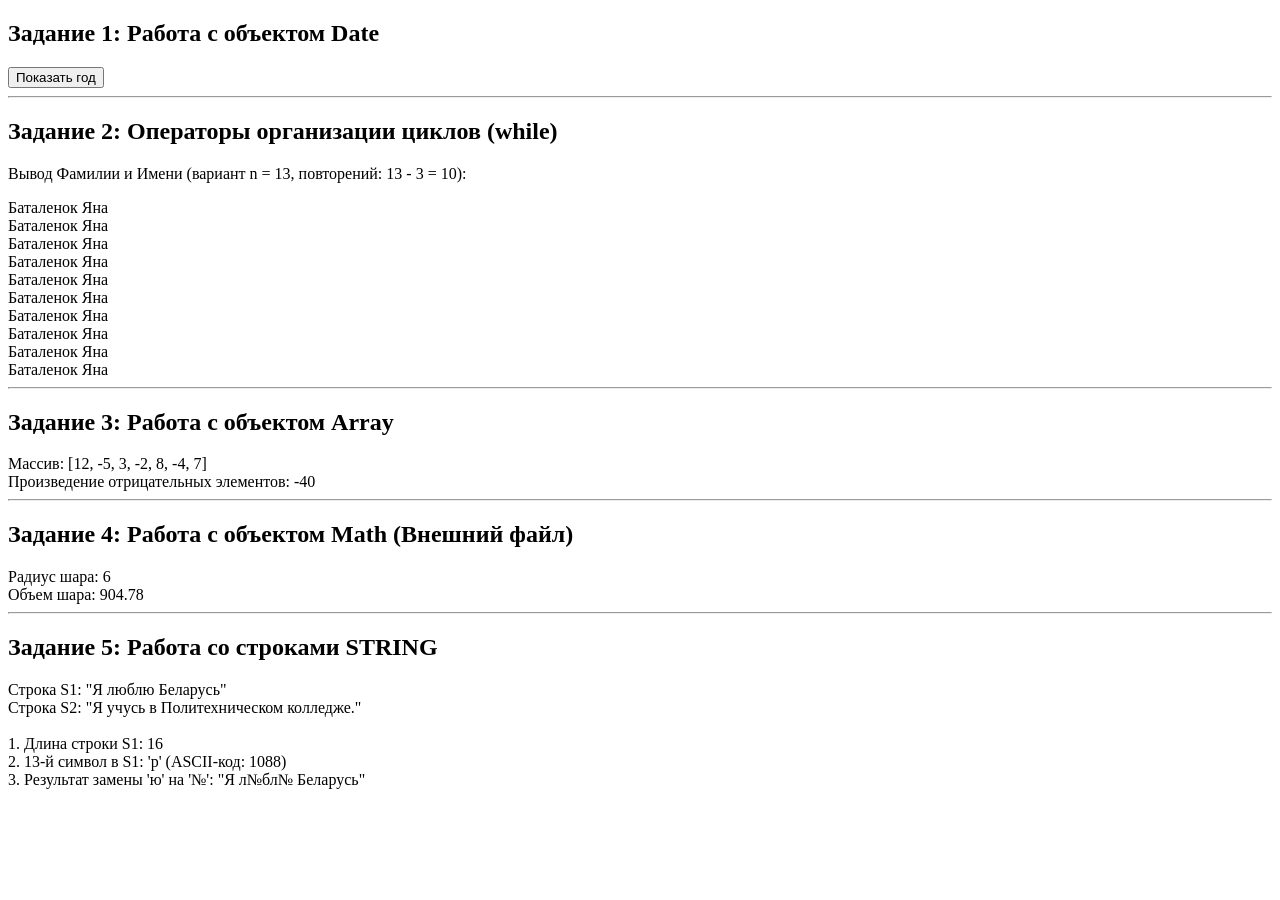
<file: лр 10-12/index.html>
<!DOCTYPE html>
<html lang="ru">
<head>
    <meta charset="UTF-8">
    <title>Синтаксис и объекты JS</title>

    <script src="script.js"></script>

    <script>
        function showTime() {
            var now = new Date();
            var hours = now.getHours();
            var minutes = now.getMinutes();
            
            // Форматирование минут, чтобы было 05 вместо 5
            if (minutes < 10) {
                minutes = '0' + minutes;
            }
            
            alert("Текущее время: " + hours + ":" + minutes);
        }
    </script>

    <script>
        window.onload = function() {
            setTimeout(function() {
                // Получаем размеры экрана
                var screenWidth = window.screen.width;
                var screenHeight = window.screen.height;
                
                // Открываем новое окно
                var newWindow = window.open("", "ScreenInfo", "width=400,height=200");
                
                // Записываем в него информацию
                newWindow.document.write("<h3>Информация об экране</h3>");
                newWindow.document.write("Ширина экрана: " + screenWidth + " px<br>");
                newWindow.document.write("Высота экрана: " + screenHeight + " px");
            }, 3000); // 3000 миллисекунд = 3 секунды
        };
    </script>
</head>
<body>

    <h2>Задание 1: Работа с объектом Date</h2>
    <button onclick="showTime()">Показать год</button>

    <hr>

    <h2>Задание 2: Операторы организации циклов (while)</h2>
    <p>Вывод Фамилии и Имени (вариант n = 13, повторений: 13 - 3 = 10):</p>
    <script>
        var n = 13; // Ваш номер варианта
        var count = n - 3; // Количество повторений
        var i = 0;

        while (i < count) {
            document.write("Баталенок Яна<br>");
            i++;
        }
    </script>

    <hr>

    <h2>Задание 3: Работа с объектом Array</h2>
    <script>
        // Формируем массив из 7 целых элементов
        var myArray = [12, -5, 3, -2, 8, -4, 7];
        var product = 1;
        var hasNegative = false;

        for (var j = 0; j < myArray.length; j++) {
            if (myArray[j] < 0) {
                product *= myArray[j];
                hasNegative = true;
            }
        }

        // Если отрицательных элементов нет, произведение будет равно 0
        if (!hasNegative) product = 0;

        document.write("Массив: [" + myArray.join(", ") + "]<br>");
        document.write("Произведение отрицательных элементов: " + product);
    </script>

    <hr>

    <h2>Задание 4: Работа с объектом Math (Внешний файл)</h2>
    <script>
        var r = 6; // Заданный радиус
        // Вызываем функцию из внешнего файла script.js
        var volume = calculateSphereVolume(r); 
        
        document.write("Радиус шара: " + r + "<br>");
        document.write("Объем шара: " + volume.toFixed(2));
    </script>

    <hr>

    <h2>Задание 5: Работа со строками STRING</h2>
    <script>
        var s1 = "Я люблю Беларусь";
        var s2 = "Я учусь в Политехническом колледже.";
        var variantN = 13; // Номер варианта для поиска символа

        // 1. Длина строки S1
        var lenS1 = s1.length;

        // 2. Выделение n-го символа (индексы в JS начинаются с 0, поэтому n - 1)
        var charAtN = s1.charAt(variantN - 1);
        var asciiCode = charAtN.charCodeAt(0);

        // 3. Замена всех букв "ю" на "№"
        // Используем регулярное выражение с флагом 'g' для замены всех вхождений
        var replacedS1 = s1.replace(/ю/g, "№");

        // Вывод результатов на страницу
        document.write("Строка S1: \"" + s1 + "\"<br>");
        document.write("Строка S2: \"" + s2 + "\"<br><br>");
        document.write("1. Длина строки S1: " + lenS1 + "<br>");
        document.write("2. " + variantN + "-й символ в S1: '" + charAtN + "' (ASCII-код: " + asciiCode + ")<br>");
        document.write("3. Результат замены 'ю' на '№': \"" + replacedS1 + "\"");
    </script>

</body>
</html>
</file>
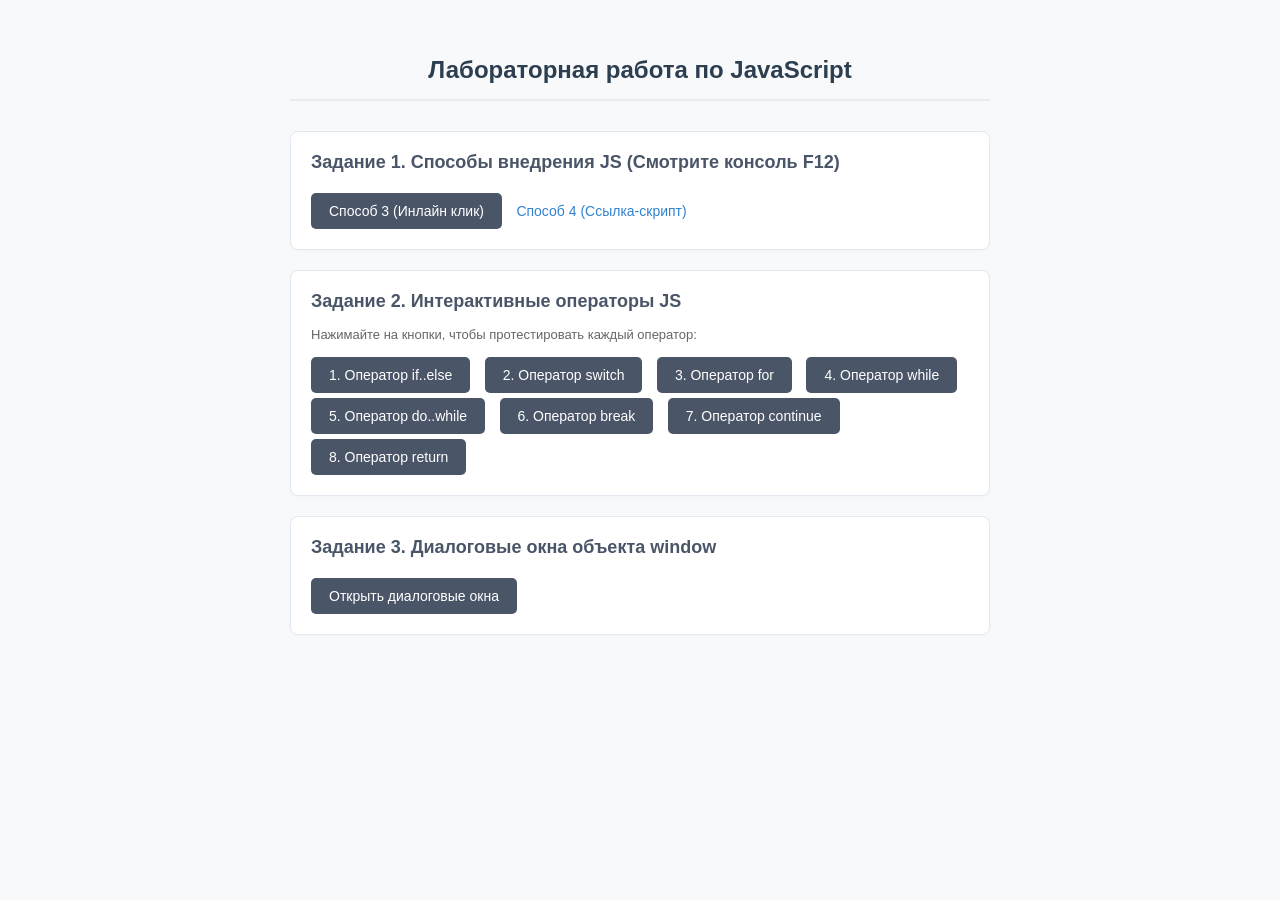
<file: лр 9/index.html>
<!DOCTYPE html>
<html lang="ru">
<head>
    <meta charset="UTF-8">
    <title>Лабораторная работа: Базовый JavaScript</title>
    <link rel="stylesheet" href="style.css">

    <script>
        console.log("Способ 1: Скрипт загружен и выполнен из секции <head>");
    </script>

    <script src="data:text/javascript,console.log('Способ 2: Скрипт загружен через атрибут src!')"></script>
</head>
<body>

    <div class="container">
        <h1>Лабораторная работа по JavaScript</h1>

        <section>
            <h2>Задание 1. Способы внедрения JS (Смотрите консоль F12)</h2>
            <button onclick="console.log('Способ 3: Сработал инлайновый код из onclick!')">
                Способ 3 (Инлайн клик)
            </button>

            <a class="script-link" href="javascript:console.log('Способ 4: Сработал код из атрибута href!');">
                Способ 4 (Ссылка-скрипт)
            </a>
        </section>

        <section>
            <h2>Задание 2. Интерактивные операторы JS</h2>
            <p style="font-size: 13px; color: #666; margin-bottom: 10px;">Нажимайте на кнопки, чтобы протестировать каждый оператор:</p>
            
            <div class="buttons-grid">
                <button onclick="demoIf()">1. Оператор if..else</button>
                <button onclick="demoSwitch()">2. Оператор switch</button>
                <button onclick="demoFor()">3. Оператор for</button>
                <button onclick="demoWhile()">4. Оператор while</button>
                <button onclick="demoDoWhile()">5. Оператор do..while</button>
                <button onclick="demoBreak()">6. Оператор break</button>
                <button onclick="demoContinue()">7. Оператор continue</button>
                <button onclick="demoReturn()">8. Оператор return</button>
            </div>
            
            <div id="output" style="margin-top: 15px; padding: 12px; background: #f1f3f5; border-radius: 4px; font-family: monospace; white-space: pre-wrap; font-size: 13px; color: #212529; border-left: 4px solid #4a5568; display: none;"></div>
        </section>

        <section>
            <h2>Задание 3. Диалоговые окна объекта window</h2>
            <button onclick="runDialogsDemo()">Открыть диалоговые окна</button>
        </section>
    </div>

    <script>
        // Функция-помощник для вывода текста на экран и в консоль
        function showResult(text) {
            const outputDiv = document.getElementById("output");
            outputDiv.style.display = "block";
            outputDiv.innerHTML = text;
            console.log(text);
        }

        // 1. Демонстрация if..else с вводом данных
        function demoIf() {
            let age = window.prompt("Оператор if..else. Введите ваш возраст:", "18");
            if (age === null) return;
            
            if (parseInt(age) >= 18) {
                showResult(`[if..else]: Вам ${age} лет. Доступ разрешен (выполнилась ветка if).`);
            } else {
                showResult(`[if..else]: Вам ${age} лет. Доступ ограничен (выполнилась ветка else).`);
            }
        }

        // 2. Демонстрация switch с выбором варианта
        function demoSwitch() {
            let color = window.prompt("Оператор switch. Введите цвет светофора (красный, желтый, зеленый):", "зеленый");
            if (color === null) return;

            switch (color.toLowerCase().trim()) {
                case "красный":
                    showResult("[switch]: Стой! Движение запрещено.");
                    break;
                case "желтый":
                    showResult("[switch]: Внимание! Приготовься к движению.");
                    break;
                case "зеленый":
                    showResult("[switch]: Иди! Путь открыт.");
                    break;
                default:
                    showResult(`[switch]: Цвет "${color}" не распознан. Сработал блок default.`);
            }
        }

        // 3. Демонстрация цикла for
        function demoFor() {
            let limit = window.prompt("Цикл for. До скольки посчитать?", "3");
            if (limit === null) return;
            
            let num = parseInt(limit);
            let res = `[for]: Считаем от 1 до ${num}:\n`;
            for (let i = 1; i <= num; i++) {
                res += `  Итерация №${i}\n`;
            }
            showResult(res);
        }

        // 4. Демонстрация цикла while
        function demoWhile() {
            let res = "[while]: Цикл выполняется, пока count < 3:\n";
            let count = 0;
            while (count < 3) {
                res += `  count равен ${count}, увеличиваем на 1...\n`;
                count++;
            }
            res += `Цикл завершен, так как count стал равен ${count}`;
            showResult(res);
        }

        // 5. Демонстрация do..while (гарантированное выполнение)
        function demoDoWhile() {
            let val = 10;
            let res = "[do..while]: Условие цикла (val < 5) изначально ложно, так как val = 10.\n";
            do {
                res += "  -> Тело цикла DO выполнилось 1 раз, несмотря на ложное условие!\n";
            } while (val < 5);
            showResult(res);
        }

        // 6. Демонстрация break
        function demoBreak() {
            let res = "[break]: Запущен цикл от 1 до 10. Поставлено прерывание на числе 4:\n";
            for (let i = 1; i <= 10; i++) {
                if (i === 4) {
                    res += `  -> i равно ${i}: срабатывает оператор break. Выходим из цикла!\n`;
                    break;
                }
                res += `  Текущее число: ${i}\n`;
            }
            showResult(res);
        }

        // 7. Демонстрация continue
        function demoContinue() {
            let res = "[continue]: Запущен цикл от 1 до 5. Пропускаем число 3:\n";
            for (let i = 1; i <= 5; i++) {
                if (i === 3) {
                    res += `  -> i равно ${i}: срабатывает continue (пропускаем вывод этого числа)\n`;
                    continue;
                }
                res += `  Отображаем число: ${i}\n`;
            }
            showResult(res);
        }

        // 8. Демонстрация return внутри функции
        function demoReturn() {
            // Объявляем функцию, возвращающую значение
            function calculateSquare(x) {
                return x * x;
                res += "Этот текст никогда не добавится, так как стоит после return.";
            }

            let input = window.prompt("Оператор return. Введите число для возведения в квадрат:", "5");
            if (input === null) return;

            let number = parseInt(input);
            let resultValue = calculateSquare(number); // Получаем значение из return
            
            showResult(`[return]: Функция calculateSquare(${number}) вернула результат: ${resultValue}`);
        }

        // --- Функция для Задания №3: Диалоговые окна ---
        function runDialogsDemo() {
            window.alert("Внимание! Сейчас метод alert() закроется и откроется prompt().");
            let name = window.prompt("Введите ваше имя:", "Студент");

            if (name === null) {
                window.alert("Вы нажали 'Отмена' в prompt().");
                return;
            }

            let isCorrect = window.confirm("Метод confirm(): Ваше имя действительно " + name + "?");
            if (isCorrect) {
                window.alert("Успешно завершено! Привет, " + name + ".");
            } else {
                window.alert("Вы выбрали 'Отмена' в confirm().");
            }
        }
    </script>
</body>
</html>
</file>
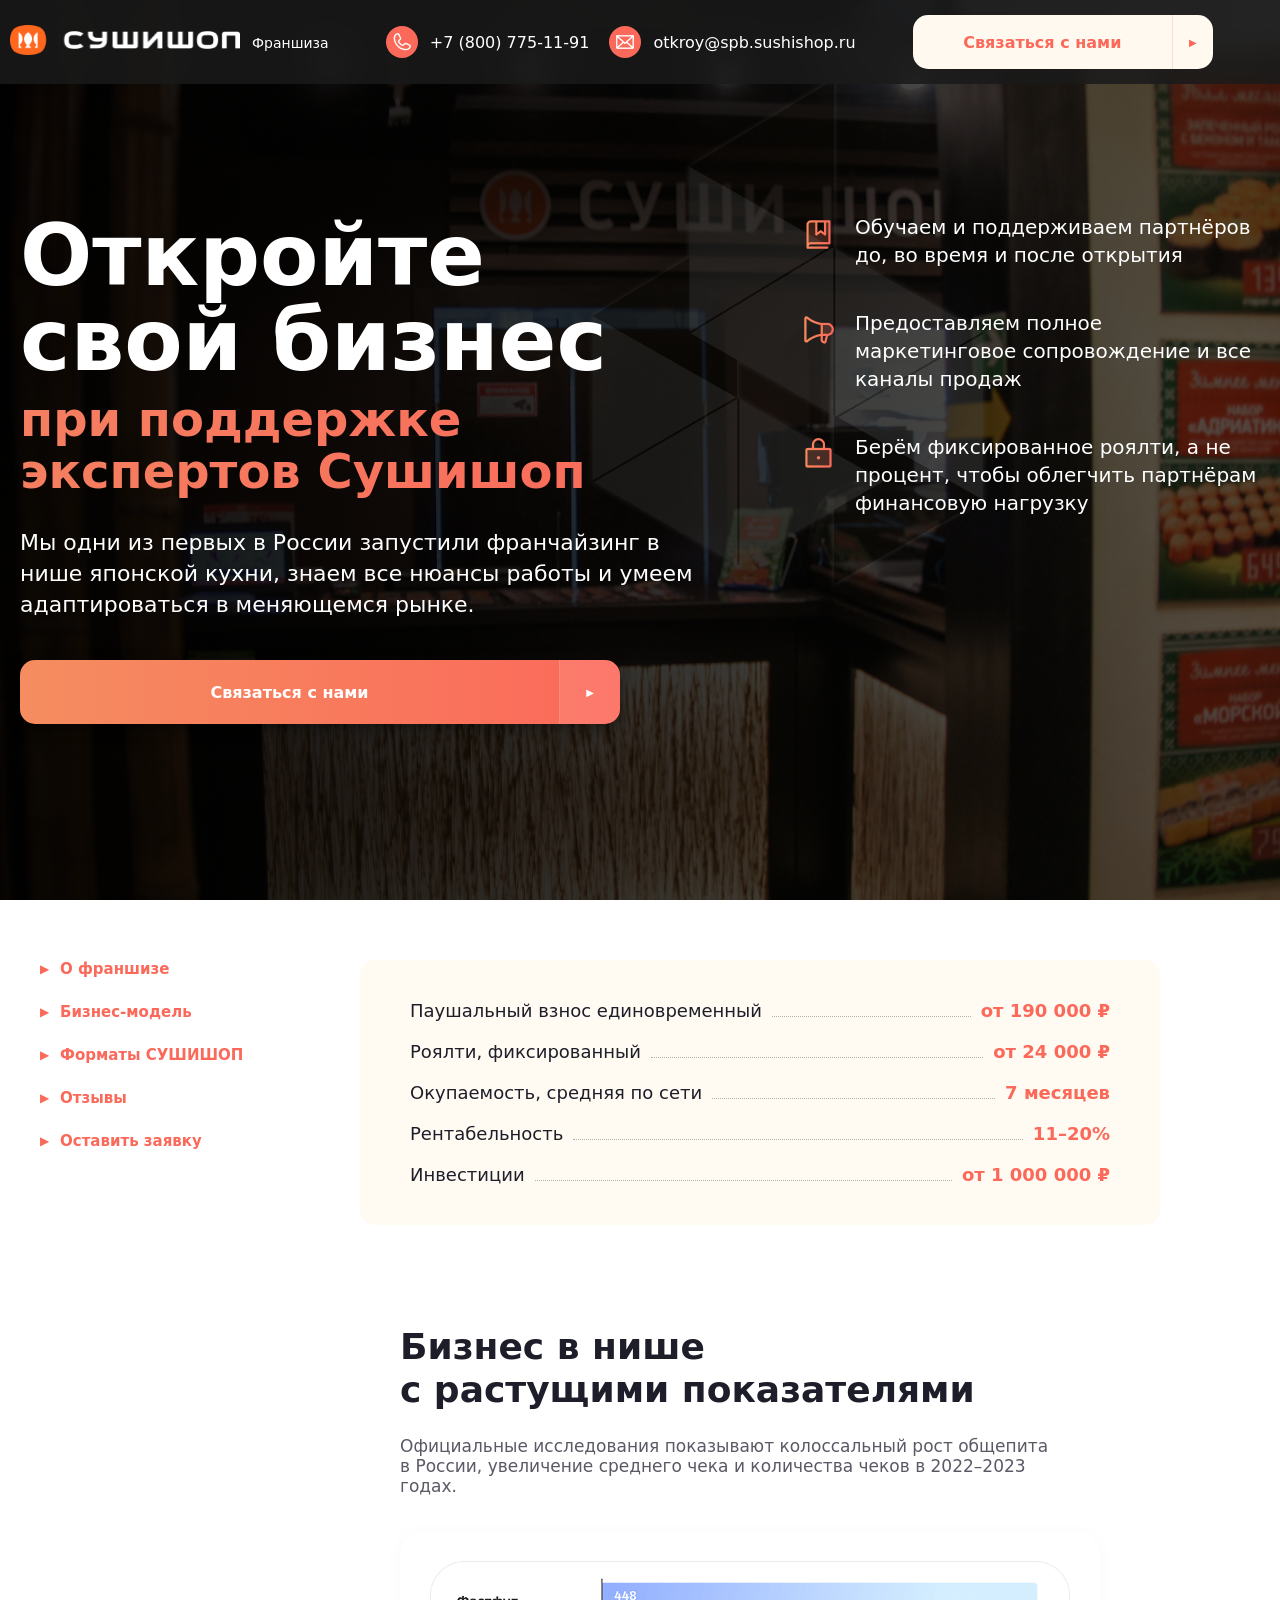
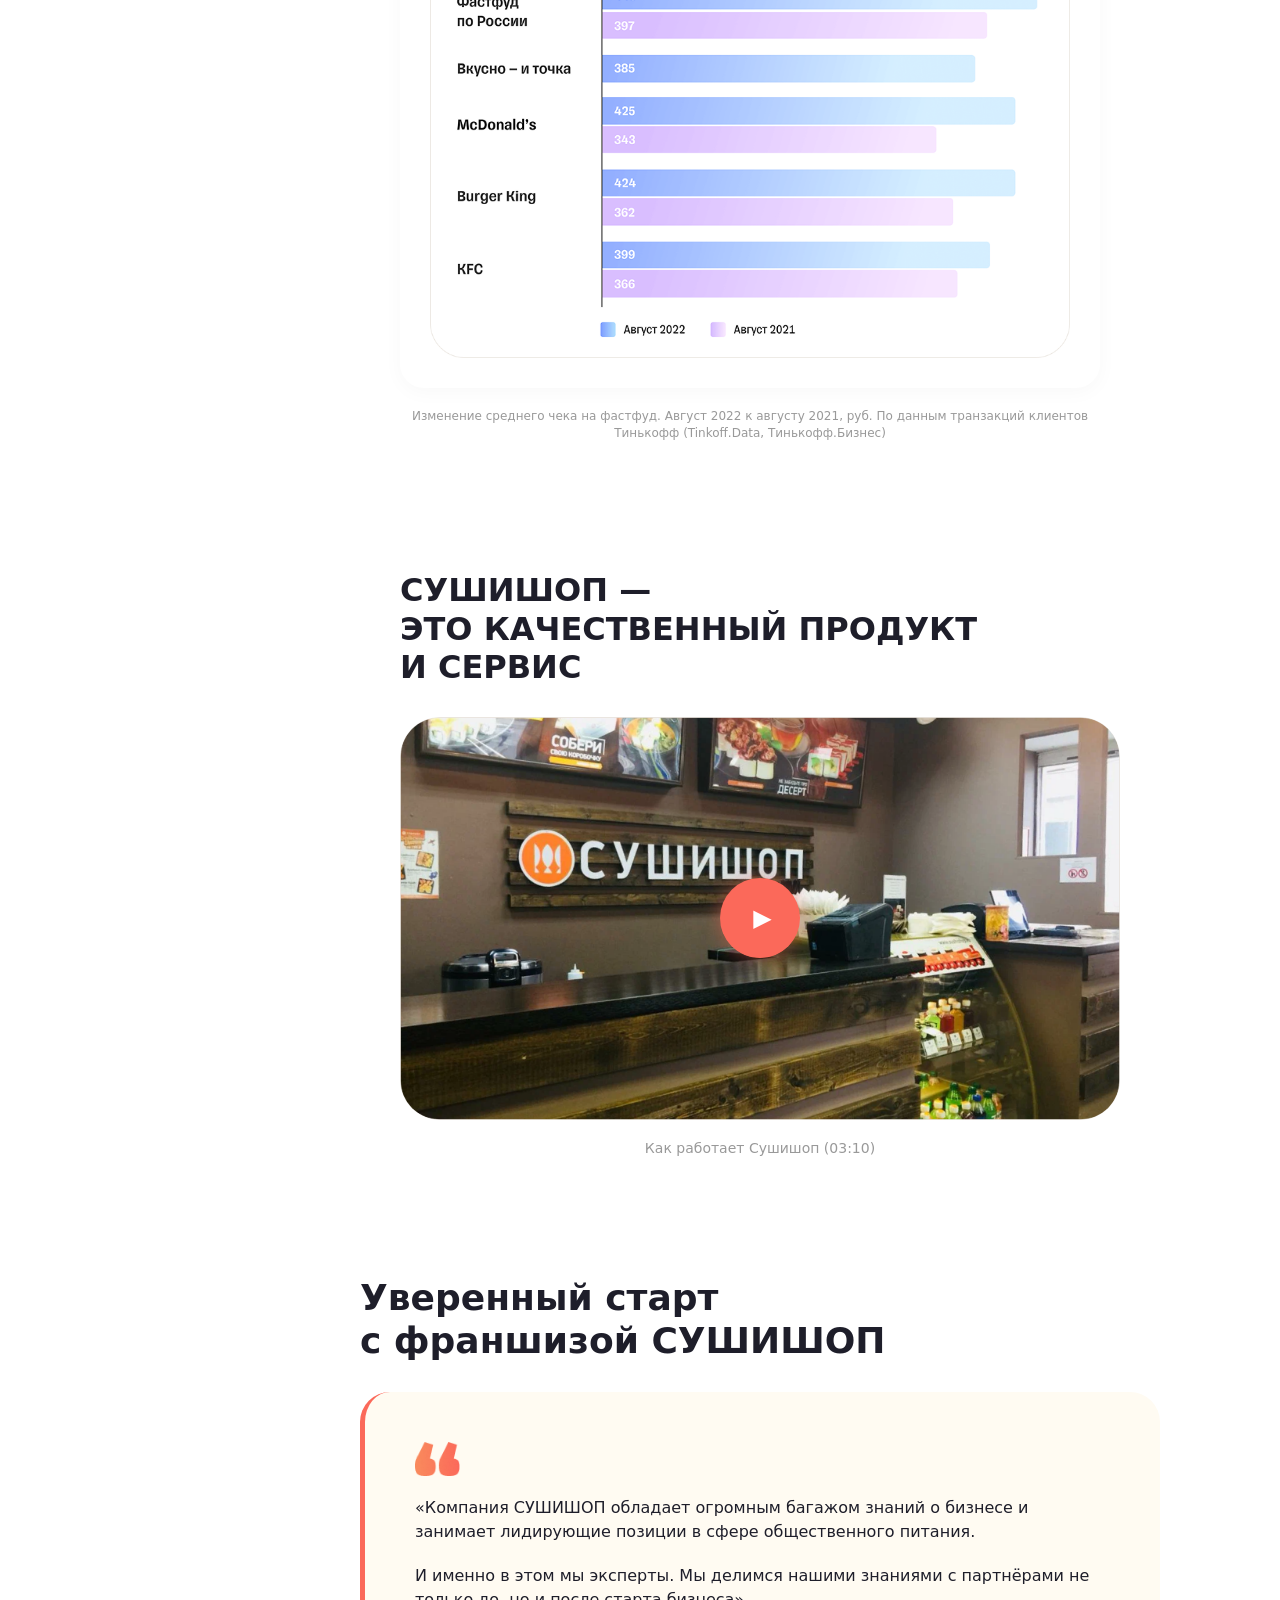
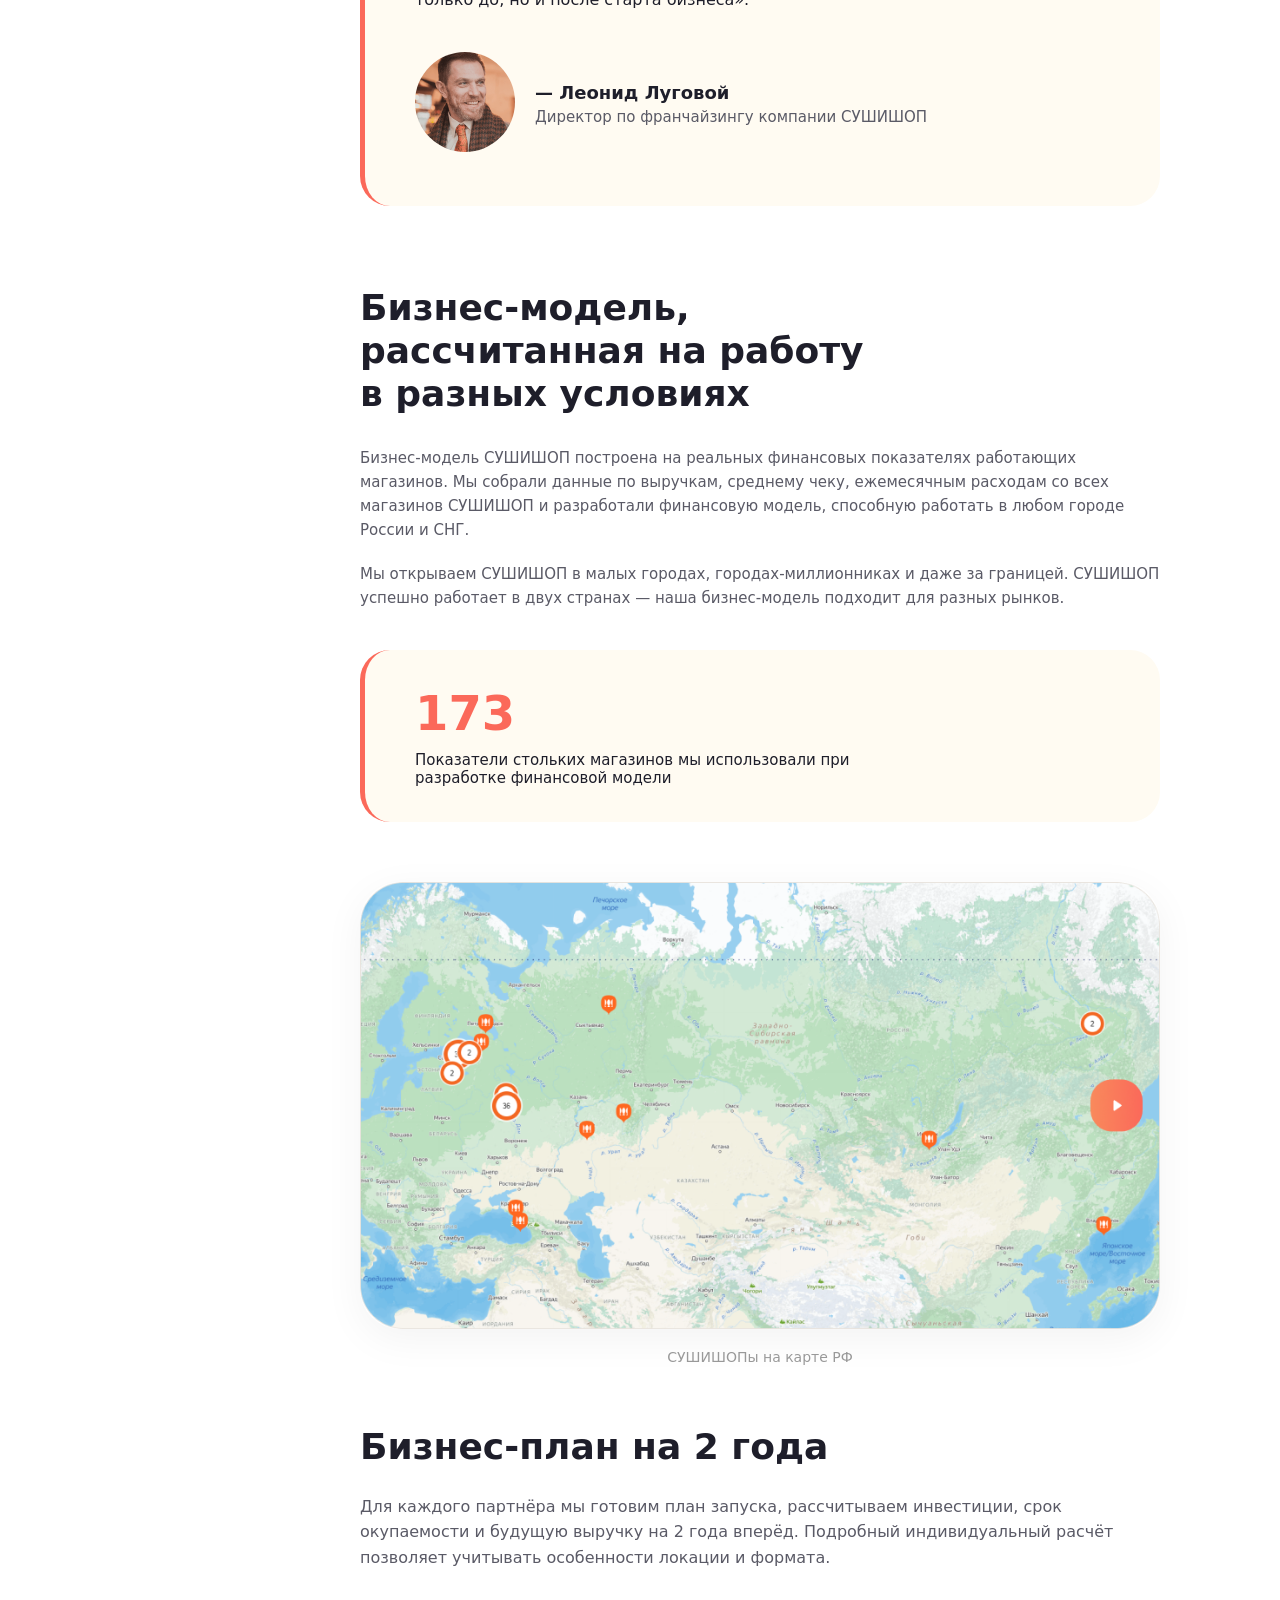
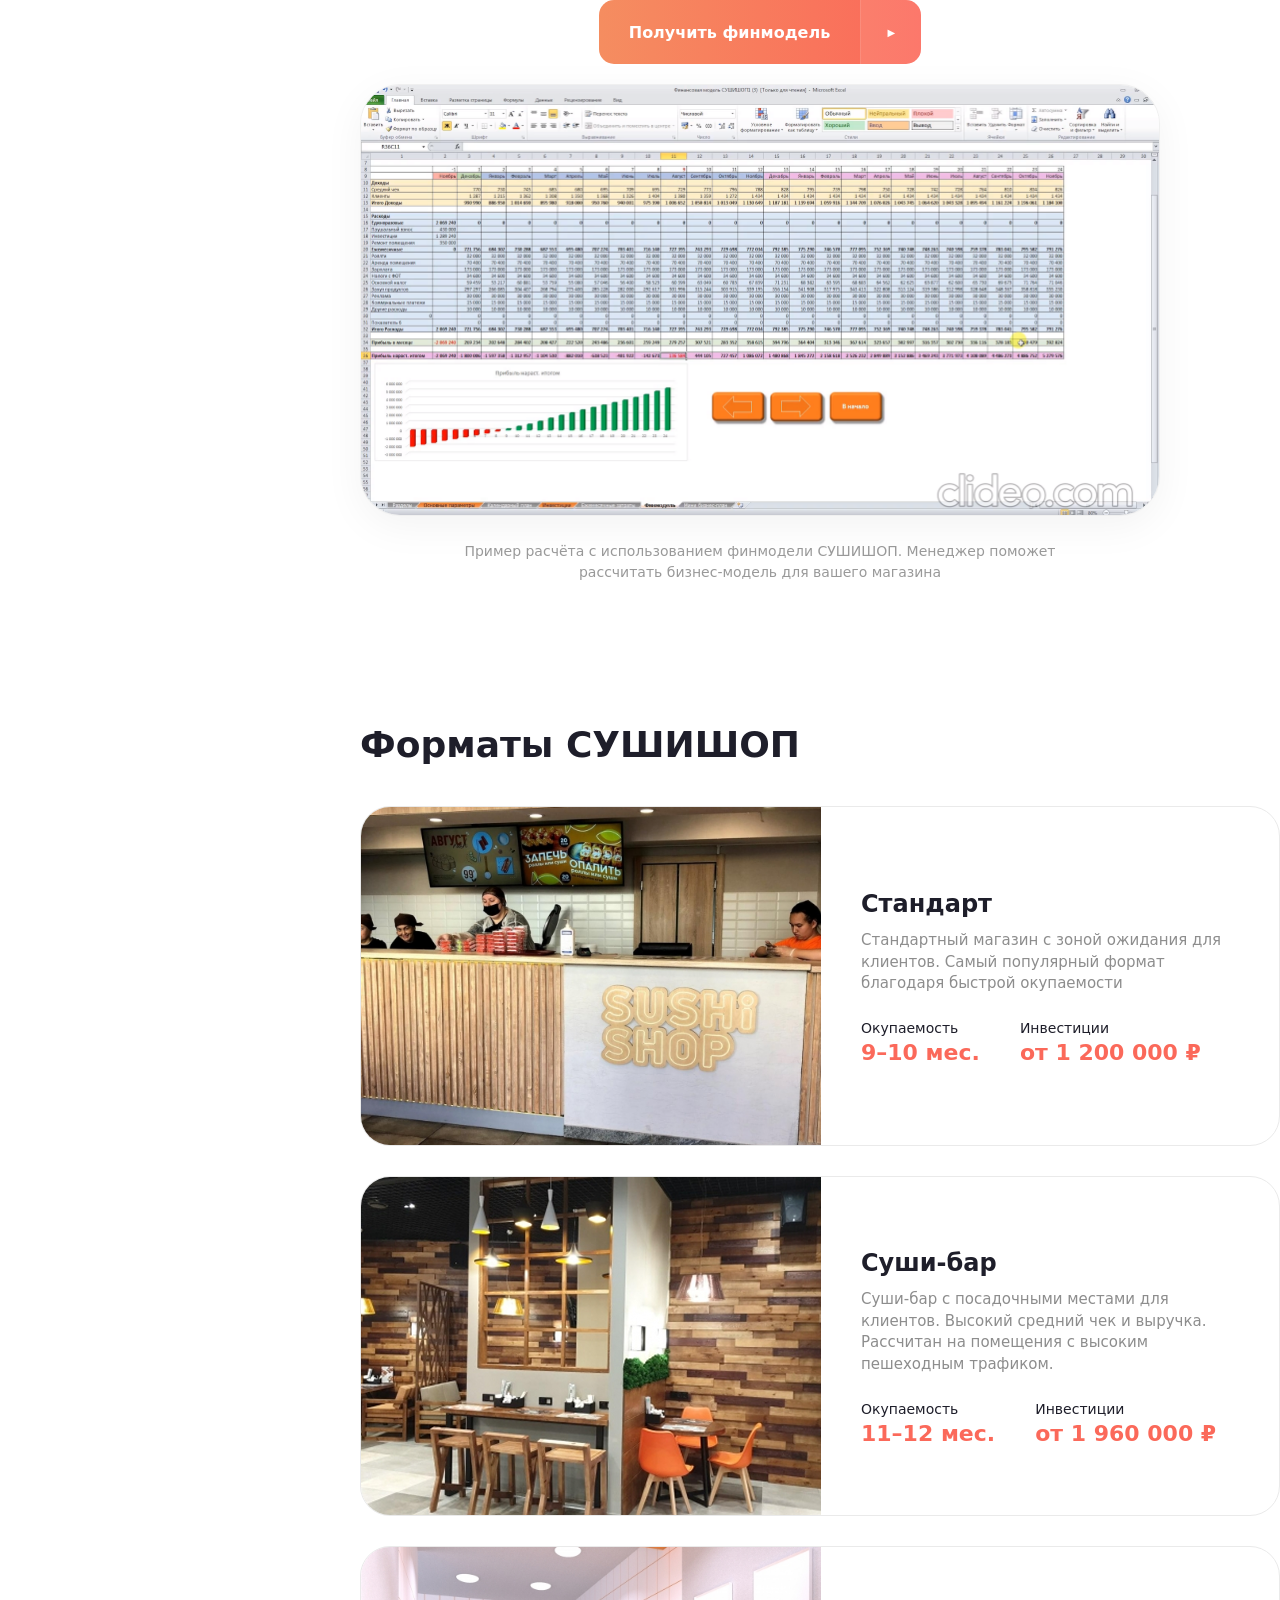
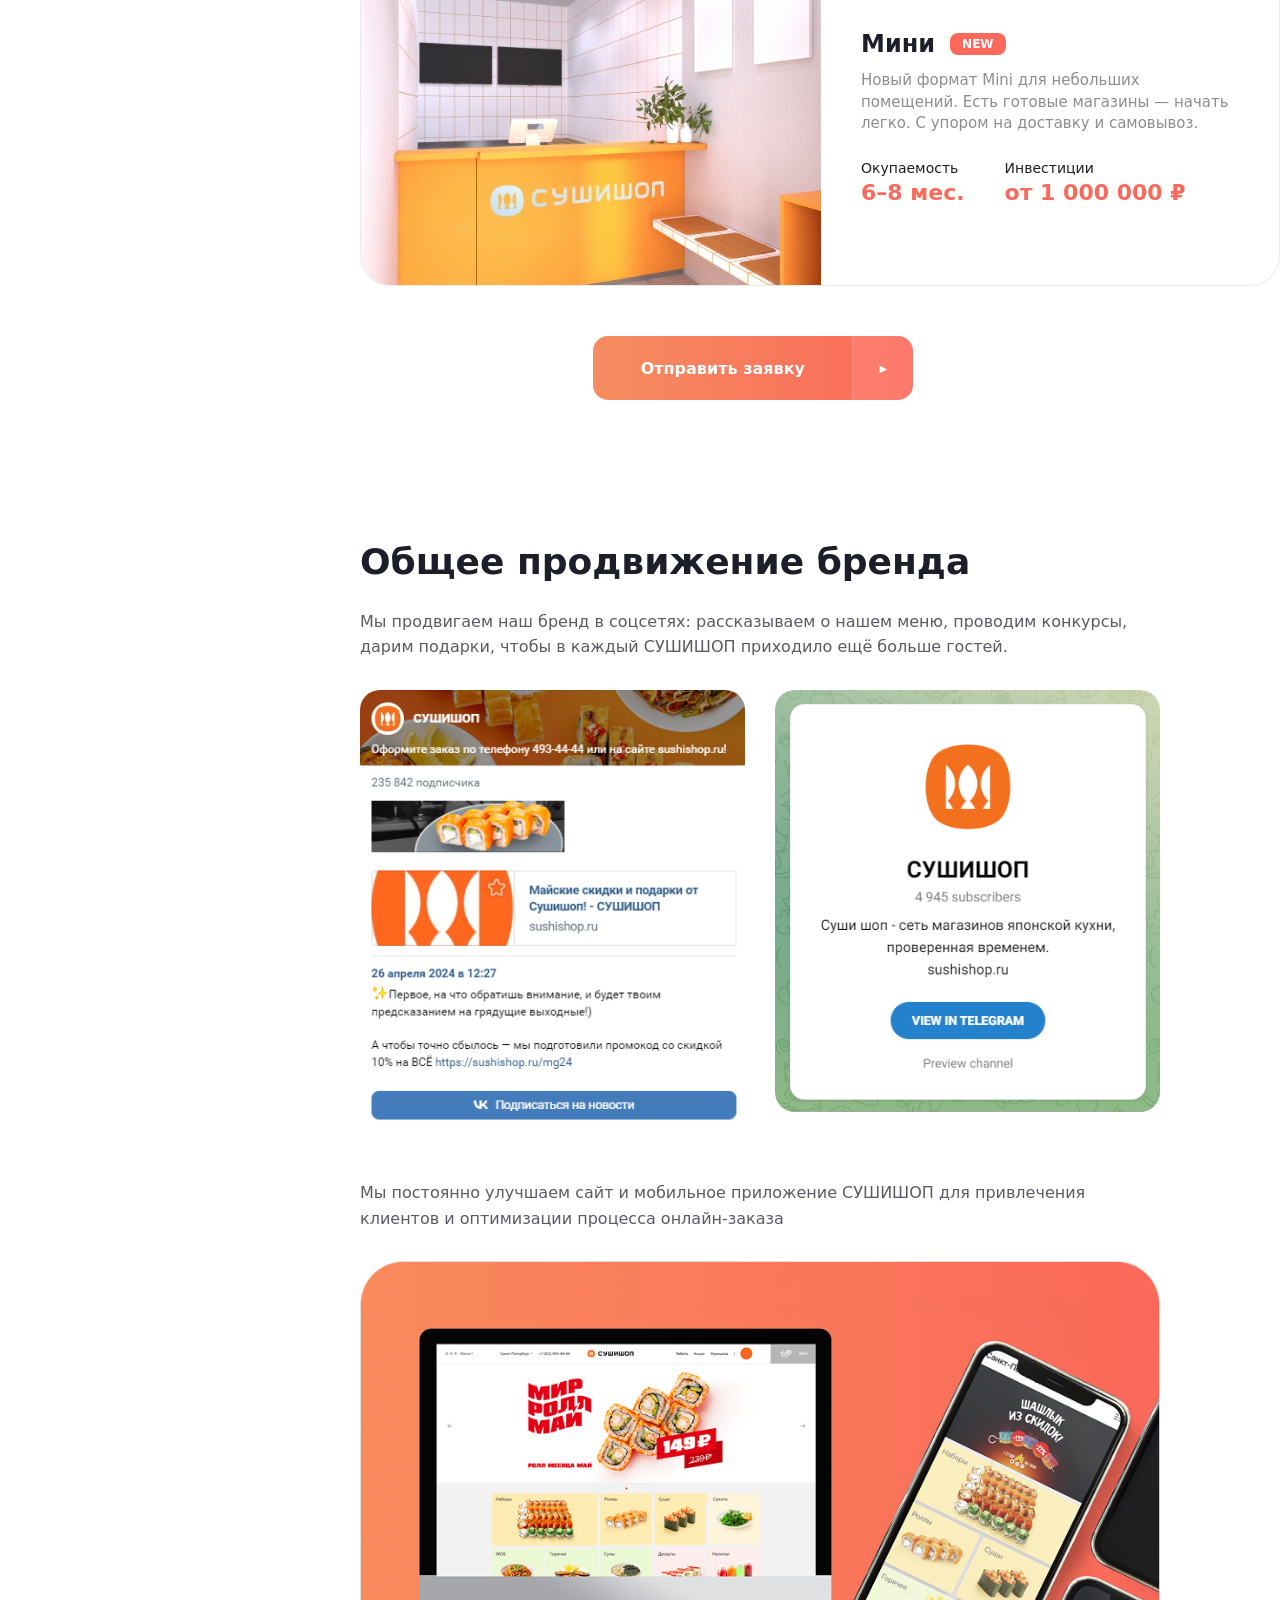
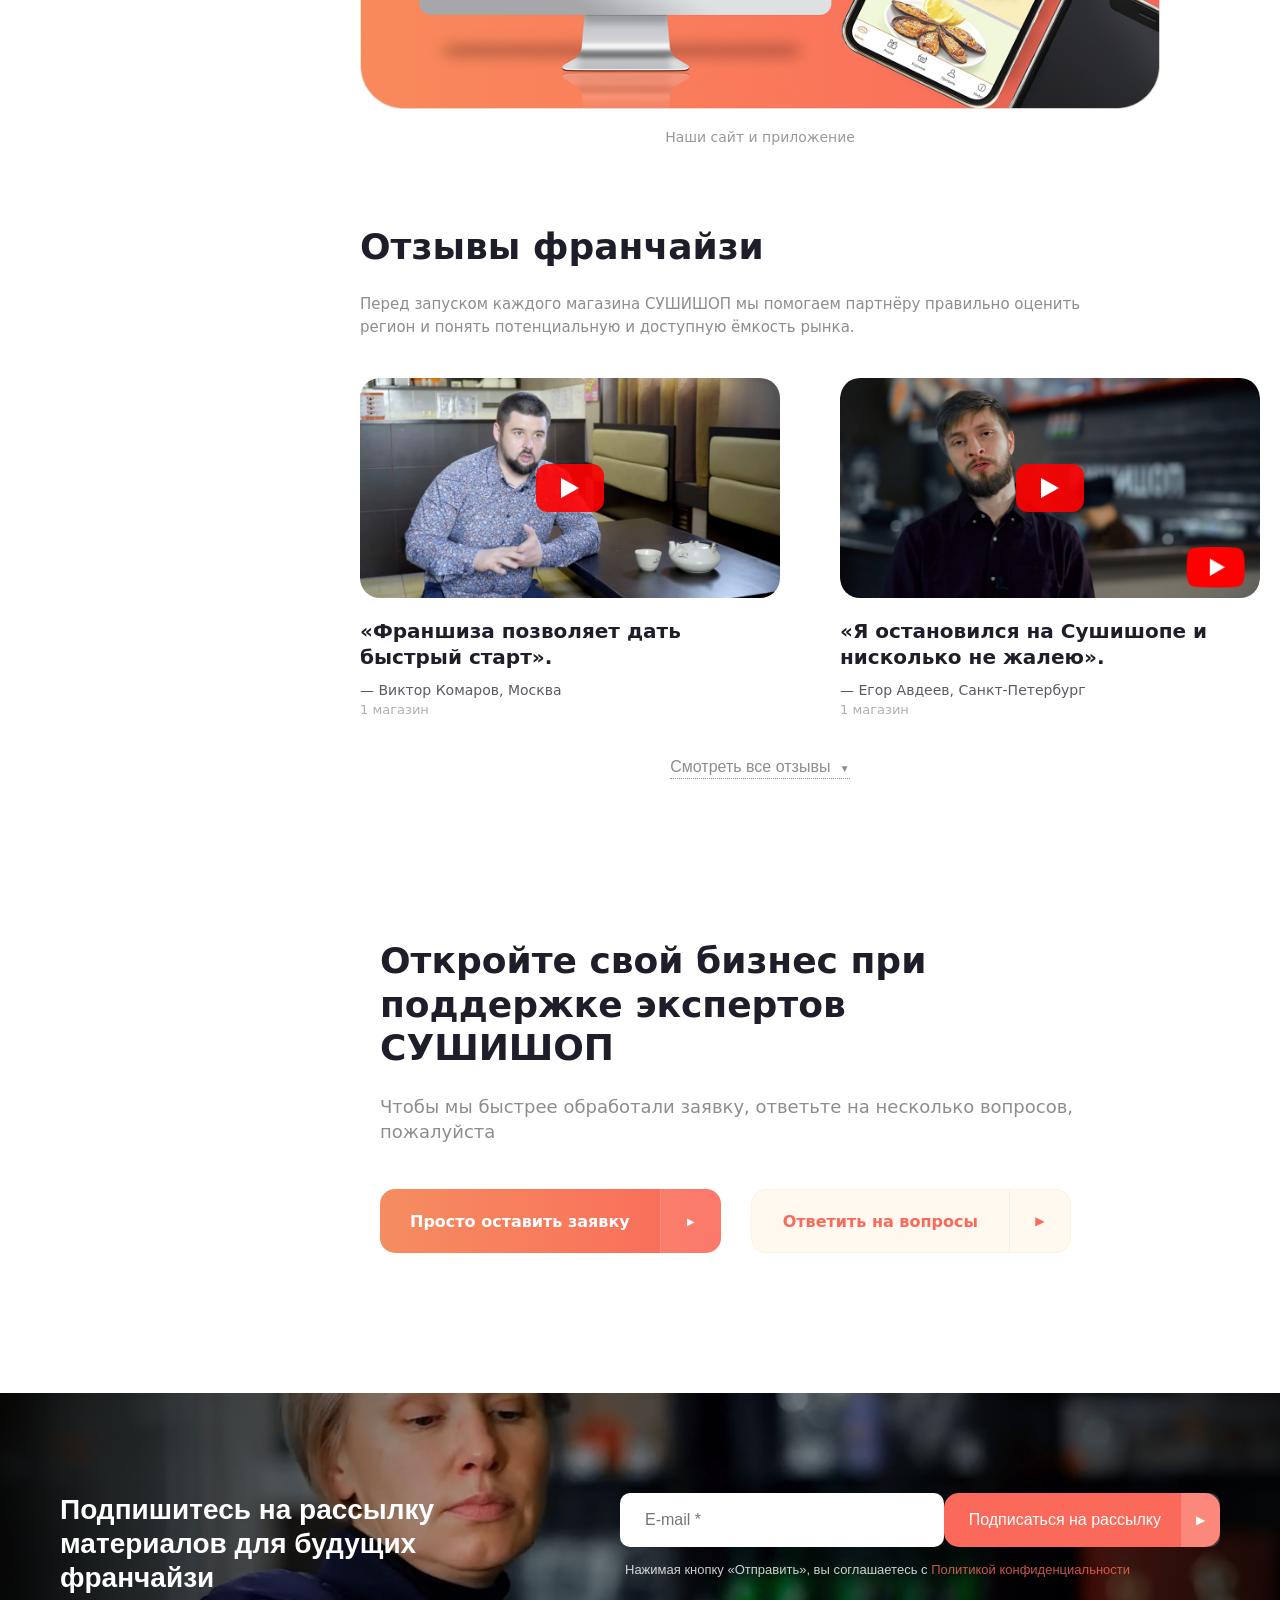
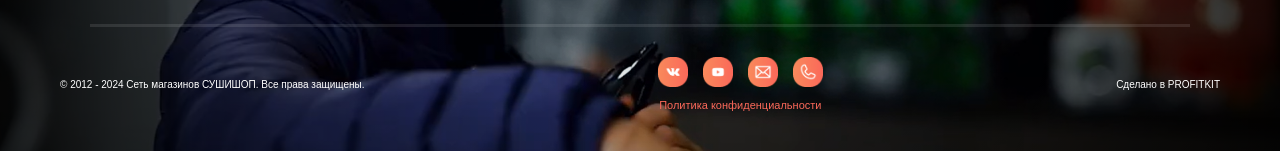
<file: ПР1/index.html>
<!DOCTYPE html>
<html lang="ru">
<head>
  <meta charset="UTF-8">
  <meta name="viewport" content="width=device-width, initial-scale=1.0, maximum-scale=1.0, user-scalable=yes">
  <title>Сушишоп Франшиза — Откройте бизнес с поддержкой экспертов</title>
  <link rel="stylesheet" href="css/styles1.css">
</head>
<body>
    

  <!-- Hero-блок с изображением (только верхняя часть) -->
  <div class="hero-block">
    <input type="checkbox" id="menu-toggle" hidden>
    <header class="main-header">
      <div class="header-container">
        <div class="header-left">
          <div class="logo-wrapper">
            <img src="ico/logo.png" alt="Сушишоп логотип" class="header-logo">
          </div>
          <div class="header-titles">
            <span class="brand-franchise">Франшиза</span>
          </div>
        </div>
        <div class="header-contacts">
          <div class="contact-item">
            <div class="contact-icon orange-bg">
              <img src="ico/Phone.png" alt="Телефон" class="icon-img">
            </div>
            <a href="tel:+78007751191" class="contact-text">+7 (800) 775-11-91</a>
          </div>
          <div class="contact-item">
            <div class="contact-icon orange-bg">
              <img src="ico/Envelope.png" alt="Email" class="icon-img">
            </div>
            <a href="mailto:otkroy@spb.sushishop.ru" class="contact-text">otkroy@spb.sushishop.ru</a>
          </div>
        </div>
        <a href="#application" class="header-btn-gradient"><span>Связаться с нами</span></a>
        
        <label for="menu-toggle" class="burger-menu">
          <span></span>
          <span></span>
          <span></span>
        </label>
      </div>
    </header>
    <!-- Изображение как фон hero-блока -->
    <div class="hero-bg">
      <img src="images/main.png" alt="Фон витрина" class="hero-bg-image">
      <div class="hero-bg-overlay"></div>
      <div class="hero-bg-vignette"></div>
    </div> 

    <div class="mobile-menu">
      <label for="menu-toggle" class="mobile-menu-close">×</label>
      <nav class="mobile-nav-links">
            <a href="#about" class="active">О франшизе</a>
            <a href="#model">Бизнес-модель</a>
            <a href="#formats">Форматы СУШИШОП</a>          
            <a href="#reviews">Отзывы</a>
            <a href="#application">Оставить заявку</a>
        </nav>
      <a href="#application" class="mobile-menu-btn">Связаться с нами <span>▶</span></a>
    </div>

    <!-- Hero контент (текст + преимущества) -->
    <div class="hero-content-wrapper">
      <div class="container">
        
        <!-- Двухколоночный блок с текстом и преимуществами -->
        <div class="hero-features-row">
          <div class="hero-text">
            <h1 class="main-title">Откройте свой бизнес</h1>
            <div class="gradient-subtitle">при поддержке экспертов Сушишоп</div>
            <div class="description">
              <p>Мы одни из первых в России запустили франчайзинг в нише японской кухни, знаем все нюансы работы и умеем адаптироваться в меняющемся рынке.</p>
            </div>
            <div class="buttons-group">
              <a href="#" class="btn btn-gradient btn-hero"><span>Связаться с нами</span></a>
            </div>
          </div>
          <div class="features-grid">
            <div class="feature-card">
              <div class="feature-icon orange-bg-icon">
                <img src="ico/BookBookmark.png" alt="Обучение" class="feature-icon-img">
              </div>
              <div class="feature-text">Обучаем и поддерживаем партнёров до, во время и после открытия</div>
            </div>
            <div class="feature-card">
              <div class="feature-icon orange-bg-icon">
                <img src="ico/Megaphone.png" alt="Маркетинг" class="feature-icon-img">
              </div>
              <div class="feature-text">Предоставляем полное маркетинговое сопровождение и все каналы продаж</div>
            </div>
            <div class="feature-card">
              <div class="feature-icon orange-bg-icon">
                <img src="ico/Lock.png" alt="Роялти" class="feature-icon-img">
              </div>
              <div class="feature-text">Берём фиксированное роялти, а не процент, чтобы облегчить партнёрам финансовую нагрузку</div>
            </div>
          </div>
        </div>

      </div>
    </div>
  </div>

<main class="white-bg-content">
  <div class="container main-layout">
    
    <!-- Левое меню (Сайдбар) -->
    <aside class="sidebar">
        <nav class="side-nav">
            <a href="#about" class="active">О франшизе</a>
            <a href="#model">Бизнес-модель</a>
            <a href="#formats">Форматы СУШИШОП</a>          
            <a href="#reviews">Отзывы</a>
            <a href="#application">Оставить заявку</a>
        </nav>
    </aside>

    <!-- Правая часть с контентом -->
    <div class="content-area">
      
      <!-- Блок с финансовыми показателями (вместо картинки) -->
      <section id="about" class="finance-card">
        <div class="finance-row">
          <span class="label">Паушальный взнос единовременный</span>
          <span class="dots"></span>
          <span class="value">от 190 000 ₽</span>
        </div>
        <div class="finance-row">
          <span class="label">Роялти, фиксированный</span>
          <span class="dots"></span>
          <span class="value">от 24 000 ₽</span>
        </div>
        <div class="finance-row">
          <span class="label">Окупаемость, средняя по сети</span>
          <span class="dots"></span>
          <span class="value">7 месяцев</span>
        </div>
        <div class="finance-row">
          <span class="label">Рентабельность</span>
          <span class="dots"></span>
          <span class="value">11–20%</span>
        </div>
        <div class="finance-row">
          <span class="label">Инвестиции</span>
          <span class="dots"></span>
          <span class="value">от 1 000 000 ₽</span>
        </div>
      </section>

            <!-- Блок с графиком -->
            <section class="growth-section">
              <h2 class="section-title-left">
                Бизнес в нише<br>
                с растущими показателями
              </h2>
              <p class="growth-description-left">
                Официальные исследования показывают колоссальный рост общепита в России, увеличение среднего чека и количества чеков в 2022–2023 годах.
              </p>

              <div class="chart-container">
                <!-- Здесь ваша картинка с графиком -->
                <img src="images/grafik.png" alt="График роста" class="chart-img">
              </div>

              <p class="chart-note-left">
                Изменение среднего чека на фастфуд. Август 2022 к августу 2021, руб. По данным транзакций клиентов Тинькофф (Tinkoff.Data, Тинькофф.Бизнес)
              </p>
            </section>
            <section class="video-presentation">
          <h2 class="video-title">
              СУШИШОП —<br>
              это качественный продукт<br>
              и сервис
          </h2>

          <div class="video-preview-wrapper">
              <img src="images/sushishop.png" alt="Интерьер Сушишоп" class="video-img">
              
              <!-- Кнопка Play (если её нет на самой картинке, этот код наложит её сверху) -->
              <div class="play-button-overlay">
                  <div class="play-icon">▶</div>
              </div>
          </div>

          <p class="video-caption">Как работает Сушишоп (03:10)</p>
      </section>
            <!-- Секция Уверенный старт (Отзыв Леонида) -->
      <section class="confidence-section">
          <h2 class="section-title-left">
              Уверенный старт<br>
              с франшизой СУШИШОП
          </h2>

          <div class="quote-card">
              <img src="images/otziv.png" alt="Запятые" class="quote-marks">
              <div class="quote-content">
                  <p class="quote-text">
                      «Компания СУШИШОП обладает огромным багажом знаний о бизнесе и занимает лидирующие позиции в сфере общественного питания.
                  </p>
                  <p class="quote-text">
                      И именно в этом мы эксперты. Мы делимся нашими знаниями с партнёрами не только до, но и после старта бизнеса».
                  </p>
                  
                  <div class="author-block">
                      <div class="author-photo-wrapper">
                          <img src="images/leonid.png" alt="Леонид Луговой" class="author-photo">
                      </div>
                      <div class="author-info">
                          <p class="author-name">— Леонид Луговой</p>
                          <p class="author-post">Директор по франчайзингу компании СУШИШОП</p>
                      </div>
                  </div>
              </div>
          </div>
      </section>

      <!-- Секция Бизнес-модель -->
      <section id="model" class="model-section">
          <h2 class="section-title-left">
              Бизнес-модель,<br>
              рассчитанная на работу<br>
              в разных условиях
          </h2>

          <div class="model-texts">
              <p>Бизнес-модель СУШИШОП построена на реальных финансовых показателях работающих магазинов. Мы собрали данные по выручкам, среднему чеку, ежемесячным расходам со всех магазинов СУШИШОП и разработали финансовую модель, способную работать в любом городе России и СНГ.</p>
              <p>Мы открываем СУШИШОП в малых городах, городах-миллионниках и даже за границей. СУШИШОП успешно работает в двух странах — наша бизнес-модель подходит для разных рынков.</p>
          </div>

          <div class="stat-orange-card">
              <div class="stat-num">173</div>
              <p class="stat-text">Показатели стольких магазинов мы использовали при разработке финансовой модели</p>
          </div>
      </section>
            <!-- Секция Карта РФ -->
      <section class="map-section">
          <div class="map-wrapper">
              <img src="images/geo.png" alt="Карта СУШИШОП" class="map-image">
          </div>
          <p class="map-caption">СУШИШОПы на карте РФ</p>
      </section>

      <!-- Секция Бизнес-план -->
      <section class="business-plan-section">
          <h2 class="section-title-left">Бизнес-план на 2 года</h2>
          
          <p class="plan-description">
              Для каждого партнёра мы готовим план запуска, рассчитываем инвестиции, срок окупаемости и будущую выручку на 2 года вперёд. Подробный индивидуальный расчёт позволяет учитывать особенности локации и формата.
          </p>

          <div class="plan-button-wrapper">
              <a href="#" class="btn-gradient"><span>Получить финмодель</span></a>
          </div>
      </section>

            <!-- Секция Пример финмодели -->
      <section class="fin-model-section">
          <div class="fin-model-wrapper">
              <img src="images/fin_model.png" alt="Пример финансового расчета" class="fin-model-image">
          </div>
          <p class="fin-model-caption">
              Пример расчёта с использованием финмодели СУШИШОП. Менеджер поможет рассчитать бизнес-модель для вашего магазина
          </p>
      </section>

      <section id="formats" class="formats-section">
    <h2 class="section-title-left">Форматы СУШИШОП</h2>

    <div class="formats-container">
        <!-- Стандарт -->
        <div class="format-card">
            <div class="format-image">
                <img src="images/standart.png" alt="Формат Стандарт">
            </div>
            <div class="format-info">
                <h3>Стандарт</h3>
                <p class="format-description">
                    Стандартный магазин с зоной ожидания для клиентов. Самый популярный формат благодаря быстрой окупаемости
                </p>
                <div class="format-metrics">
                    <div class="metric-item">
                        <span class="metric-label">Окупаемость</span>
                        <span class="metric-value">9–10 мес.</span>
                    </div>
                    <div class="metric-item">
                        <span class="metric-label">Инвестиции</span>
                        <span class="metric-value">от 1 200 000 ₽</span>
                    </div>
                </div>
            </div>
        </div>

        <!-- Суши-бар -->
        <div class="format-card">
            <div class="format-image">
                <img src="images/bar.png" alt="Формат Суши-бар">
            </div>
            <div class="format-info">
                <h3>Суши-бар</h3>
                <p class="format-description">
                    Суши-бар с посадочными местами для клиентов. Высокий средний чек и выручка. Рассчитан на помещения с высоким пешеходным трафиком.
                </p>
                <div class="format-metrics">
                    <div class="metric-item">
                        <span class="metric-label">Окупаемость</span>
                        <span class="metric-value">11–12 мес.</span>
                    </div>
                    <div class="metric-item">
                        <span class="metric-label">Инвестиции</span>
                        <span class="metric-value">от 1 960 000 ₽</span>
                    </div>
                </div>
            </div>
        </div>

        <!-- Мини -->
        <div class="format-card">
            <div class="format-image">
                <img src="images/mini.png" alt="Формат Мини">
            </div>
            <div class="format-info">
                <div class="title-with-badge">
                    <h3>Мини</h3>
                    <span class="badge-new">NEW</span>
                </div>
                <p class="format-description">
                    Новый формат Mini для небольших помещений. Есть готовые магазины — начать легко. С упором на доставку и самовывоз.
                </p>
                <div class="format-metrics">
                    <div class="metric-item">
                        <span class="metric-label">Окупаемость</span>
                        <span class="metric-value">6–8 мес.</span>
                    </div>
                    <div class="metric-item">
                        <span class="metric-label">Инвестиции</span>
                        <span class="metric-value">от 1 000 000 ₽</span>
                    </div>
                </div>
            </div>
        </div>
    </div>

    <div class="formats-btn-wrapper">
        <a href="#application" class="btn-gradient"><span>Отправить заявку</span></a>>
    </div>
</section>

      <!-- Секция Продвижение бренда -->
      <section id="promotion" class="promotion-section">
          <h2 class="section-title-left">Общее продвижение бренда</h2>
          
          <p class="promo-description">
              Мы продвигаем наш бренд в соцсетях: рассказываем о нашем меню, проводим конкурсы, дарим подарки, чтобы в каждый СУШИШОП приходило ещё больше гостей.
          </p>

          <!-- Сетка соцсетей -->
          <div class="social-grid">
              <div class="social-item">
                  <img src="images/vk.png" alt="ВКонтакте Сушишоп">
              </div>
              <div class="social-item">
                  <img src="images/tg.png" alt="Telegram Сушишоп">
              </div>
          </div>

          <p class="promo-description">
              Мы постоянно улучшаем сайт и мобильное приложение СУШИШОП для привлечения клиентов и оптимизации процесса онлайн-заказа
          </p>

          <!-- Картинка мобильного приложения -->
          <div class="mobile-app-wrapper">
              <img src="images/mobile.png" alt="Сайт и мобильное приложение" class="mobile-app-img">
          </div>
          <p class="map-caption">Наши сайт и приложение</p>
      </section>

            <section id="reviews" class="reviews-section">
          <h2 class="section-title-left">Отзывы франчайзи</h2>
          <p class="reviews-intro">
              Перед запуском каждого магазина СУШИШОП мы помогаем партнёру правильно оценить регион и понять потенциальную и доступную ёмкость рынка.
          </p>

          <div class="reviews-grid" id="reviewsGrid">
              <!-- Отзыв 1 -->
              <div class="review-item">
                  <div class="review-video">
                      <img src="images/otziv1.png" alt="Виктор Комаров">
                      <div class="youtube-play"></div>
                  </div>
                  <h3 class="review-quote">«Франшиза позволяет дать быстрый старт».</h3>
                  <p class="review-author">— Виктор Комаров, Москва</p>
                  <p class="review-meta">1 магазин</p>
              </div>

              <!-- Отзыв 2 -->
              <div class="review-item">
                  <div class="review-video">
                      <img src="images/otziv2.png" alt="Егор Авдеев">
                      <div class="youtube-play"></div>
                  </div>
                  <h3 class="review-quote">«Я остановился на Сушишопе и нисколько не жалею».</h3>
                  <p class="review-author">— Егор Авдеев, Санкт-Петербург</p>
                  <p class="review-meta">1 магазин</p>
              </div>

              <!-- Отзыв 3 (скрытый) -->
              <div class="review-item hidden-review">
                  <div class="review-video">
                      <img src="images/otziv3.png" alt="Тимур и Максим">
                      <div class="youtube-play"></div>
                  </div>
                  <h3 class="review-quote">«Решили открыть бизнес в другой сфере деятельности...»</h3>
                  <p class="review-author">— Тимур и Максим Вахидовы, Москва</p>
                  <p class="review-meta">3 магазина</p>
              </div>

              <!-- Отзыв 4 (скрытый) -->
              <div class="review-item hidden-review">
                  <div class="review-video">
                      <img src="images/otziv4.png" alt="Виктор Комаров">
                      <div class="youtube-play"></div>
                  </div>
                  <h3 class="review-quote">«Самое главное — не бояться трудностей».</h3>
                  <p class="review-author">— Виктор Комаров, Москва</p>
                  <p class="review-meta">1 магазин</p>
              </div>
          </div>

          <div class="show-more-wrapper">
              <button id="loadMoreReviews" class="show-more-link">
                  Смотреть все отзывы <span class="arrow-down">▼</span>
              </button>
          </div>
      </section>

      <section id="application" class="callback-selection">
        <div class="callback-container">
            <h2 class="callback-title">Откройте свой бизнес при поддержке экспертов СУШИШОП</h2>
            <p class="callback-text">Чтобы мы быстрее обработали заявку, ответьте на несколько вопросов, пожалуйста</p>
            
            <div class="callback-buttons">
                <!-- Оранжевая кнопка -->
                <a href="#" id="justRequestBtn" class="btn-action orange">
                    <span>Просто оставить заявку</span>
                </a>
                
                <!-- Кремовая кнопка -->
                <a href="#" id="answerQuestionsBtn" class="btn-action cream">
                    <span>Ответить на вопросы</span>
                </a>
            </div>
            <!-- Модалка: Вопросы в разработке -->
            <div id="devModal" class="modal-overlay">
                <div class="modal-content">
                    <span class="close-modal">&times;</span>
                    <div class="modal-icon" style="background: #FB695A;">!</div>
                    <h3>Вопросы в разработке</h3>
                    <p>Этот раздел находится на стадии наполнения. Пожалуйста, воспользуйтесь формой обратной связи.</p>
                    <button class="modal-btn">Ок</button>
                </div>
            </div>
        </div>
    </section>

    </div>
  </div>
</main>
<footer class="footer" style="background-image: url('images/footer.png');">
    <div class="footer-container">
        <!-- Верхняя часть: Заголовок + Форма с подписью -->
        <div class="footer-subscription">
            <h2 class="footer-title">Подпишитесь на рассылку материалов для будущих франчайзи</h2>
            
            <div class="footer-form-container">
                <form class="footer-form" id="subscribeForm">
                    <input type="email" id="footer-email" placeholder="E-mail *" required>
                    <button type="submit" class="footer-btn">
                        <span>Подписаться на рассылку</span>
                        <div class="btn-arrow">▶</div>
                    </button>
                </form>
                
                <p class="footer-disclaimer">
                    Нажимая кнопку «Отправить», вы соглашаетесь с <a href="#">Политикой конфиденциальности</a>
                </p>
            </div>
        </div>

        <div class="footer-divider"></div>

        <!-- Нижняя часть: Соцсети и копирайт -->
        <div class="footer-bottom">
        <div class="footer-copy">
            © 2012 - 2024 Сеть магазинов СУШИШОП. Все права защищены.
        </div>

        <div class="footer-socials">
            <!-- Обертка специально для иконок -->
            <div class="social-icons-row">
                <a href="#"><img src="ico/vk.png" alt="VK"></a>
                <a href="#"><img src="ico/yt.png" alt="YouTube"></a>
                <a href="#"><img src="ico/mail.png" alt="Mail"></a>
                <a href="#"><img src="ico/pod_phone.png" alt="Phone"></a>
            </div>
            <!-- Ссылка под иконками -->
            <a href="#" class="policy-link-footer">Политика конфиденциальности</a>
        </div>

        <div class="footer-author">
            Сделано в PROFITKIT
        </div>
      </div>
    </div>
</footer>

<!-- Всплывающее окно (Модалка) -->
<div id="successModal" class="modal-overlay">
    <div class="modal-content">
        <span class="close-modal">&times;</span>
        <div class="modal-icon">✔</div>
        <h3>Заявка отправлена!</h3>
        <p>Мы свяжемся с вами в ближайшее время.</p>
        <button class="modal-btn">Ок</button>
    </div>
</div>
<script>
    document.addEventListener('DOMContentLoaded', function() {
    // Элементы кнопок
    const justRequestBtn = document.getElementById('justRequestBtn');
    const answerQuestionsBtn = document.getElementById('answerQuestionsBtn');
    
    // Элементы модалок
    const successModal = document.getElementById('successModal'); // Ваше старое окно
    const devModal = document.getElementById('devModal'); // Новое окно

    // Клик на "Просто оставить заявку" -> Окно "Заявка принята"
    if (justRequestBtn) {
        justRequestBtn.addEventListener('click', function(e) {
            e.preventDefault();
            successModal.style.display = 'flex';
        });
    }

    // Клик на "Ответить на вопросы" -> Окно "В разработке"
    if (answerQuestionsBtn) {
        answerQuestionsBtn.addEventListener('click', function(e) {
            e.preventDefault();
            devModal.style.display = 'flex';
        });
    }

    // Универсальное закрытие для ВСЕХ модалок на сайте
    const allModals = document.querySelectorAll('.modal-overlay');
    
    allModals.forEach(modal => {
        modal.addEventListener('click', function(e) {
            // Закрываем, если кликнули на крестик, на кнопку "Ок" или на темный фон
            if (e.target === modal || 
                e.target.classList.contains('close-modal') || 
                e.target.classList.contains('modal-btn')) {
                modal.style.display = 'none';
            }
        });
    });
});
document.addEventListener('DOMContentLoaded', function () {
    const btn = document.getElementById('loadMoreReviews');
    const grid = document.getElementById('reviewsGrid'); // Находим саму сетку
    
    let isExpanded = false;

    btn.addEventListener('click', function () {
        isExpanded = !isExpanded;

        if (isExpanded) {
            grid.classList.add('show-all'); // Показываем скрытые блоки
            btn.innerHTML = 'Свернуть отзывы <span class="arrow-down">▲</span>';
        } else {
            grid.classList.remove('show-all'); // Снова скрываем
            btn.innerHTML = 'Смотреть все отзывы <span class="arrow-down">▼</span>';
            
            // Плавный скролл назад к началу отзывов (чтобы не прыгало)
            grid.scrollIntoView({ behavior: 'smooth', block: 'start' });
        }
    });
});
document.addEventListener('DOMContentLoaded', function() {
    const form = document.getElementById('subscribeForm');
    const modal = document.getElementById('successModal');
    const closeBtn = document.querySelector('.close-modal');
    const okBtn = document.querySelector('.modal-btn');

    // Функция закрытия модалки
    function closeModal() {
        modal.style.display = 'none';
    }

    form.addEventListener('submit', function(e) {
        e.preventDefault(); // Останавливаем перезагрузку страницы
        
        // Здесь обычно идет отправка данных на сервер (AJAX)
        // Но мы просто покажем уведомление:
        modal.style.display = 'flex';
        
        form.reset(); // Очищаем поле ввода
    });

    // Закрытие при клике на крестик, кнопку ОК или фон
    closeBtn.addEventListener('click', closeModal);
    okBtn.addEventListener('click', closeModal);
    window.addEventListener('click', function(e) {
        if (e.target === modal) closeModal();
    });
});
document.addEventListener('DOMContentLoaded', function () {
    const sections = document.querySelectorAll('section[id], footer[id]');
    const navLinks = document.querySelectorAll('.side-nav a');

    window.addEventListener('scroll', () => {
        let current = '';

        sections.forEach(section => {
            const sectionTop = section.offsetTop;
            const sectionHeight = section.clientHeight;
            
            // Проверяем, находится ли окно просмотра в пределах секции 
            // (-150px для запаса, чтобы активация была чуть раньше)
            if (pageYOffset >= (sectionTop - 150)) {
                current = section.getAttribute('id');
            }
        });

        navLinks.forEach(link => {
            link.classList.remove('active');
            // Если href ссылки совпадает с id текущей секции
            if (link.getAttribute('href').includes(current)) {
                link.classList.add('active');
            }
        });
    });
});
</script>
</body>
</html>
</file>
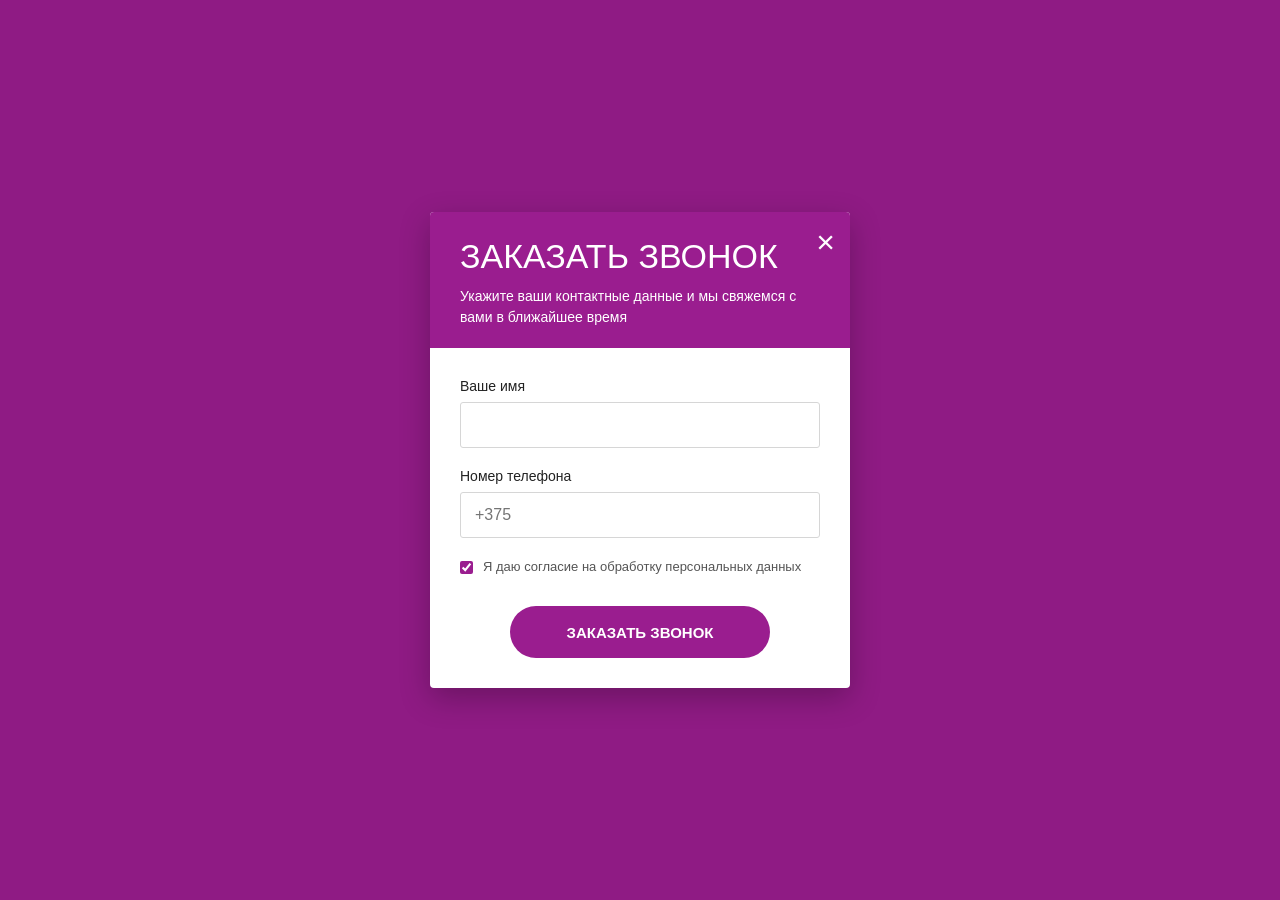
<file: ИДЗ №1/forma.html>
<!DOCTYPE html>
<html lang="ru">
<head>
    <meta charset="UTF-8">
    <meta name="viewport" content="width=device-width, initial-scale=1.0">
    <title>Форма заказа звонка</title>

    <style>

        *{
            margin: 0;
            padding: 0;
            box-sizing: border-box;
        }

        body{
            font-family: Arial, sans-serif;
            background: #eeeeee;
        }

        /* ФИОЛЕТОВЫЙ ФОН */
        .callback-section{
            min-height: 100vh;
            display: flex;
            justify-content: center;
            align-items: center;
            padding: 20px;
            background: #8f1b84;
        }

        /* КАРТОЧКА ФОРМЫ */
        .callback-form{
            width: 100%;
            max-width: 420px;
            background: #ffffff;
            border-radius: 4px;
            overflow: hidden;
            position: relative;
            box-shadow: 0 10px 30px rgba(0,0,0,0.25);
        }

        /* ВЕРХНИЙ БЛОК */
        .form-header{
            background: #9a1d8f;
            color: white;
            padding: 25px 30px 20px;
        }

        .form-header h2{
            font-size: 34px;
            font-weight: 300;
            margin-bottom: 10px;
        }

        .form-header p{
            font-size: 14px;
            line-height: 1.5;
        }

        /* КНОПКА ЗАКРЫТИЯ */
        .close-btn{
            position: absolute;
            top: 12px;
            right: 15px;
            border: none;
            background: transparent;
            color: white;
            font-size: 32px;
            cursor: pointer;
        }

        /* ФОРМА */
        form{
            padding: 30px;
        }

        .form-group{
            margin-bottom: 20px;
        }

        .form-group label{
            display: block;
            margin-bottom: 8px;
            font-size: 14px;
            color: #222;
        }

        .form-group input{
            width: 100%;
            height: 46px;
            border: 1px solid #d6d6d6;
            border-radius: 3px;
            padding: 0 14px;
            font-size: 16px;
            outline: none;
            transition: 0.3s;
        }

        .form-group input:focus{
            border-color: #9a1d8f;
            box-shadow: 0 0 5px rgba(154,29,143,0.3);
        }

        /* CHECKBOX */
        .checkbox-group{
            display: flex;
            align-items: flex-start;
            gap: 10px;
            margin-bottom: 30px;
            font-size: 13px;
            line-height: 1.4;
            color: #555;
        }

        .checkbox-group input{
            margin-top: 3px;
            accent-color: #9a1d8f;
        }

        /* КНОПКА */
        .submit-btn{
            width: 100%;
            max-width: 260px;
            height: 52px;
            display: block;
            margin: 0 auto;
            border: none;
            border-radius: 30px;
            background: #9a1d8f;
            color: white;
            font-size: 15px;
            font-weight: bold;
            cursor: pointer;
            transition: 0.3s;
        }

        .submit-btn:hover{
            background: #7f1675;
            transform: translateY(-2px);
        }

        /* АДАПТИВНОСТЬ */
        @media (max-width: 480px){

            .form-header{
                padding: 20px;
            }

            .form-header h2{
                font-size: 26px;
            }

            form{
                padding: 20px;
            }

            .submit-btn{
                max-width: 100%;
            }
        }

    </style>
</head>

<body>

    <div class="callback-section">

        <div class="callback-form">

            <button class="close-btn">&times;</button>

            <div class="form-header">
                <h2>ЗАКАЗАТЬ ЗВОНОК</h2>

                <p>
                    Укажите ваши контактные данные и мы свяжемся
                    с вами в ближайшее время
                </p>
            </div>

            <form action="#" method="post">

                <div class="form-group">
                    <label for="name">Ваше имя</label>

                    <input
                        type="text"
                        id="name"
                        name="name"
                    >
                </div>

                <div class="form-group">
                    <label for="phone">Номер телефона</label>

                    <input
                        type="tel"
                        id="phone"
                        name="phone"
                        placeholder="+375"
                    >
                </div>

                <div class="checkbox-group">

                    <input
                        type="checkbox"
                        id="agree"
                        checked
                    >

                    <label for="agree">
                        Я даю согласие на обработку персональных данных
                    </label>

                </div>

                <button type="submit" class="submit-btn">
                    ЗАКАЗАТЬ ЗВОНОК
                </button>

            </form>

        </div>

    </div>

</body>
</html>
</file>
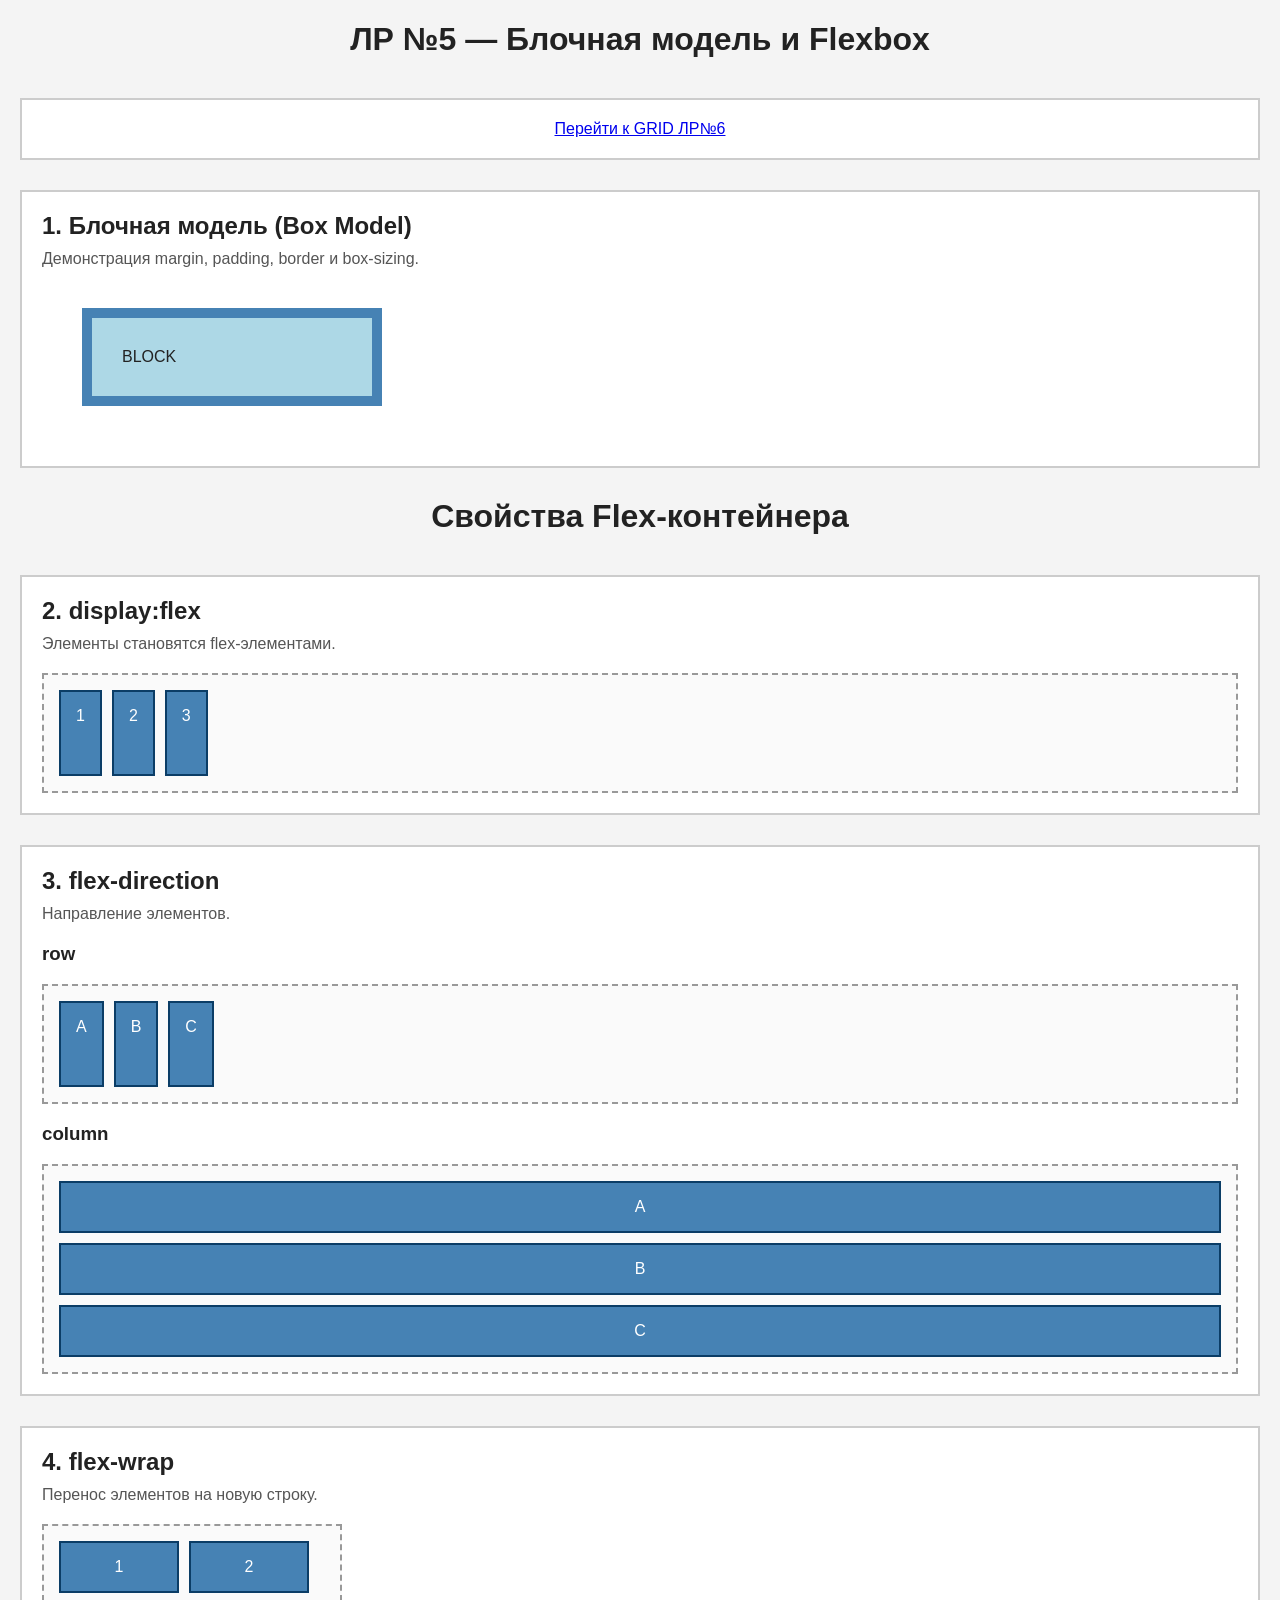
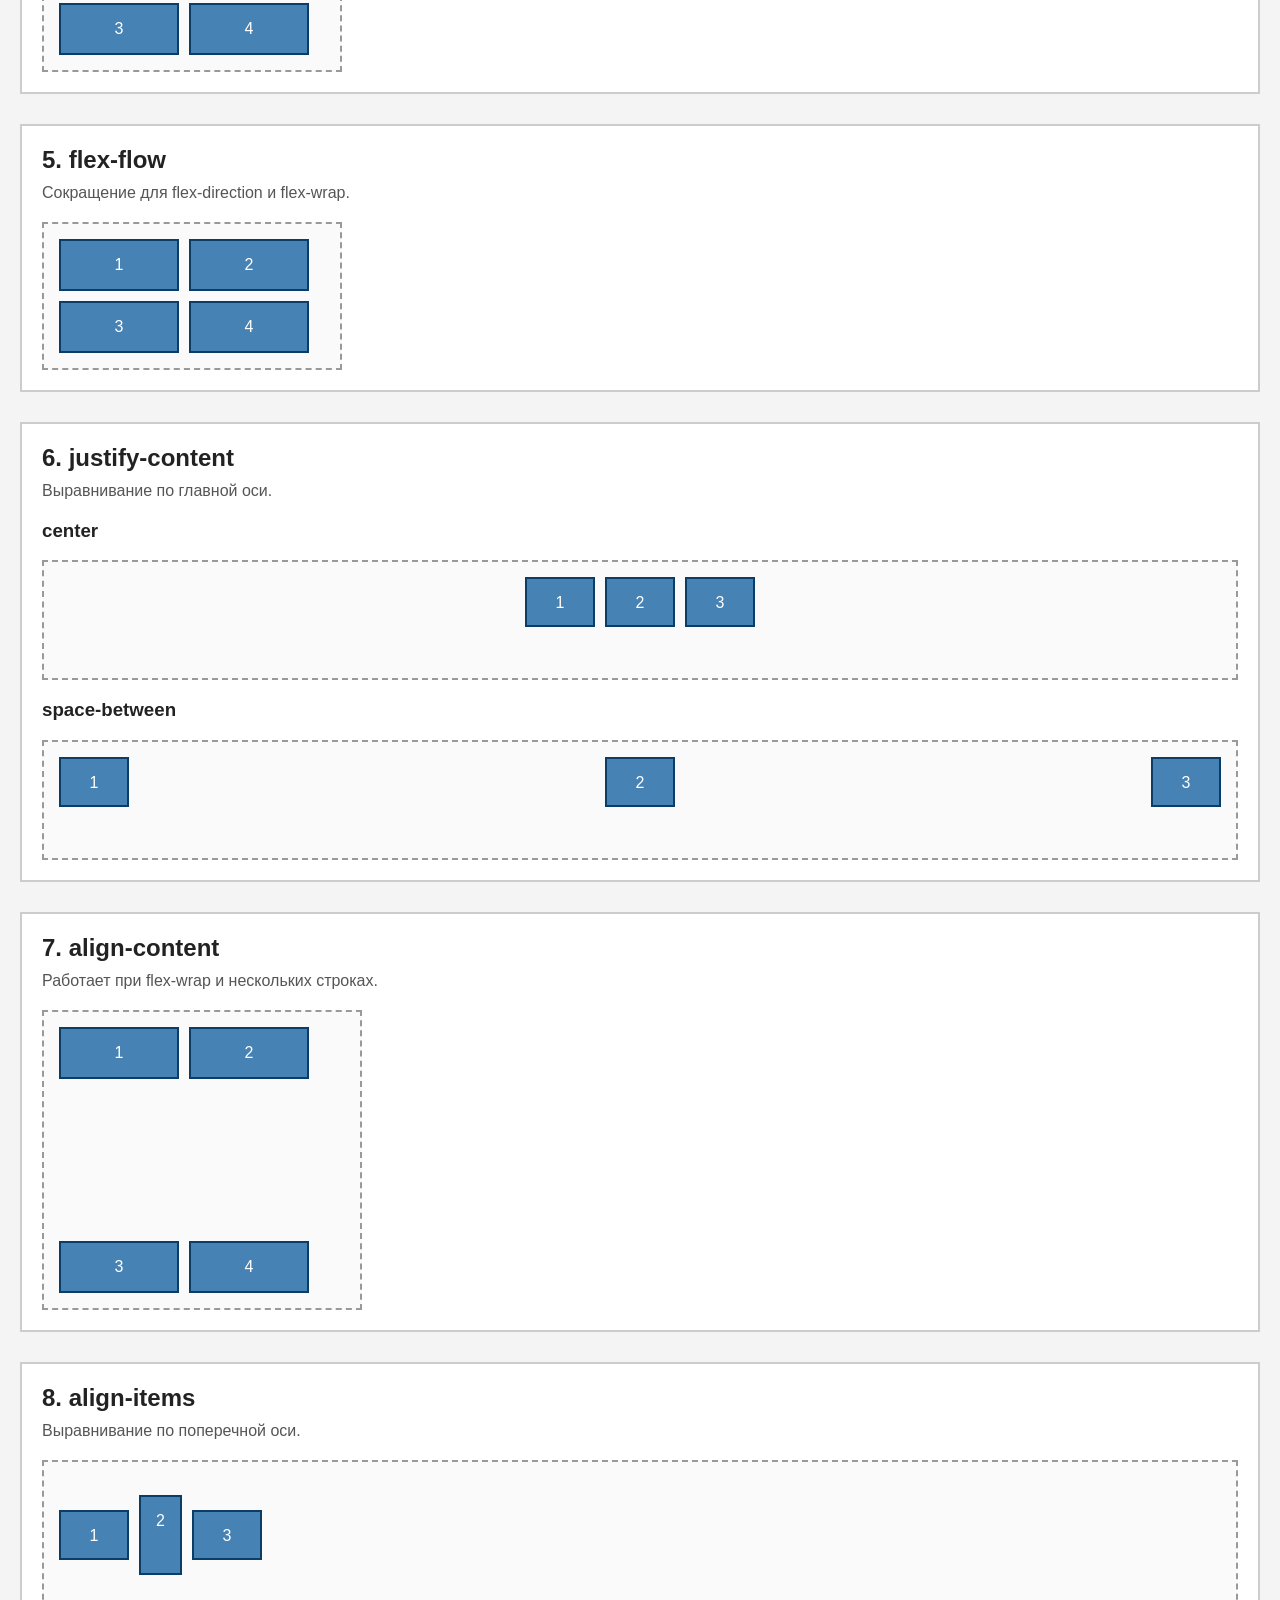
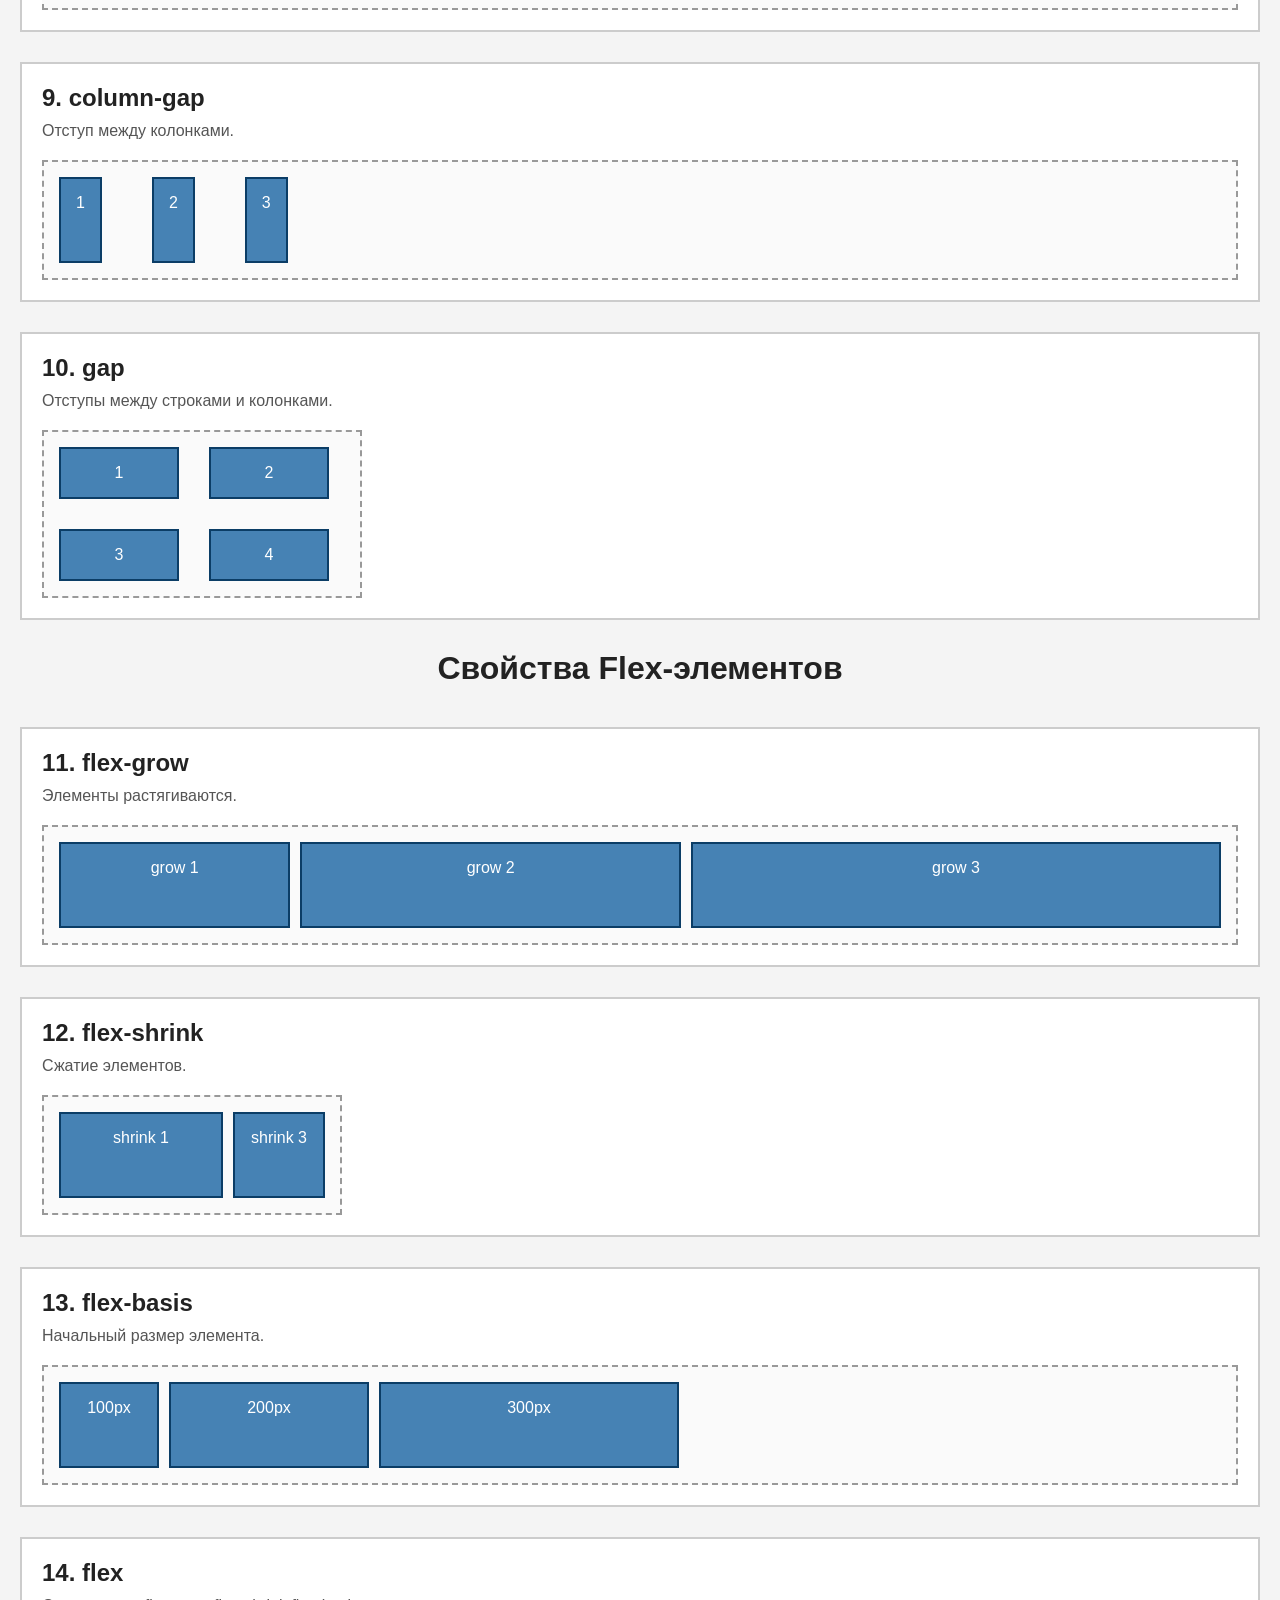
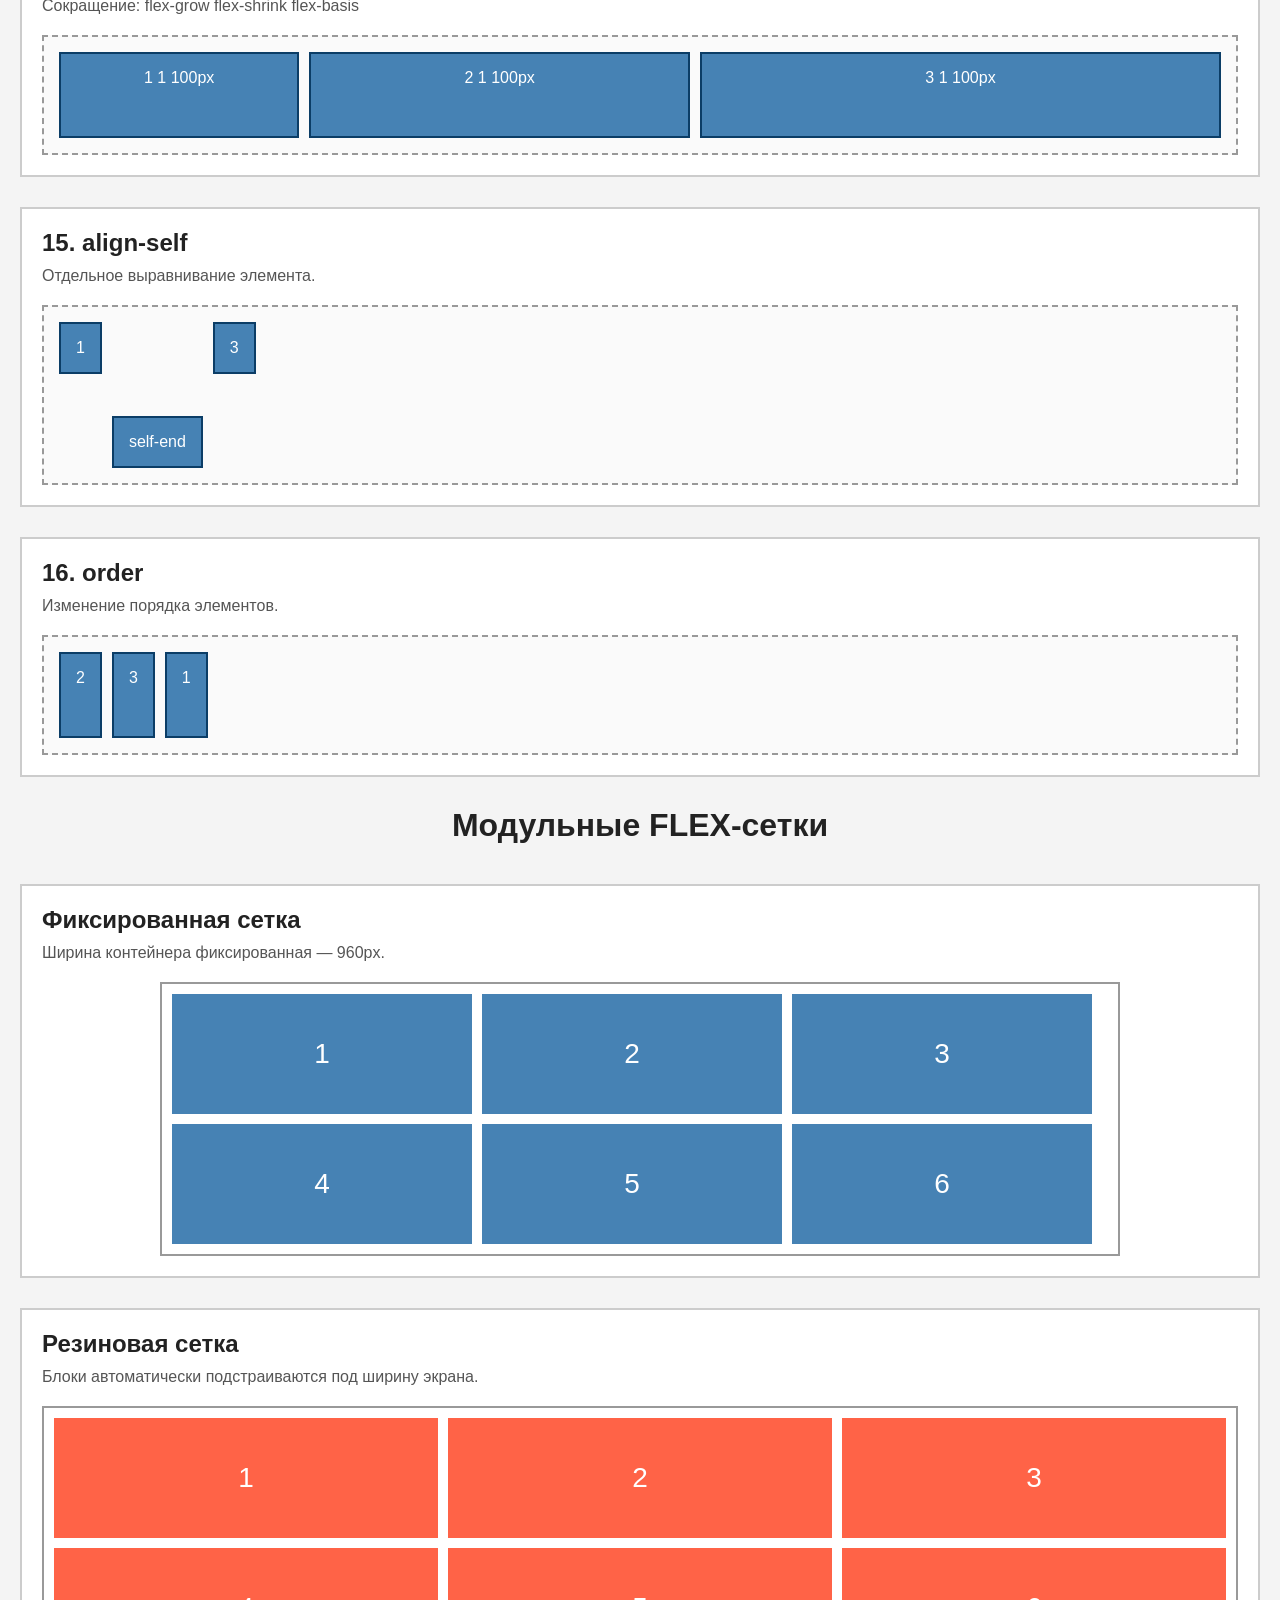
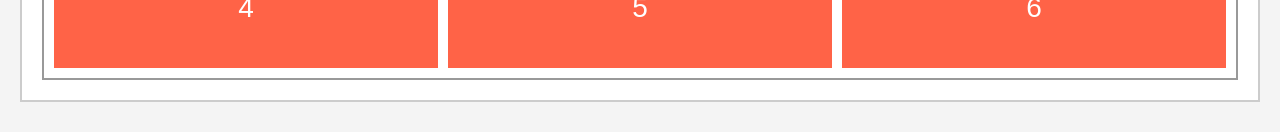
<file: лр 5-7/flex.html>
<!DOCTYPE html>
<html lang="ru">
<head>
<meta charset="UTF-8">
<meta name="viewport" content="width=device-width, initial-scale=1.0">

<title>ЛР №5 — Flexbox и блочная модель</title>

<style>

/* ОБЩИЕ СТИЛИ*/

/* box-sizing:
   width и height теперь включают padding и border */
*{
    box-sizing: border-box;
}

body{
    font-family: Arial, sans-serif;
    background:#f4f4f4;
    margin:20px;
    color:#222;
}

h1{
    text-align:center;
    margin-bottom:40px;
}

.section{
    background:white;
    border:2px solid #ccc;
    padding:20px;
    margin-bottom:30px;
}

.title{
    font-size:24px;
    margin-bottom:10px;
    font-weight:bold;
}

.desc{
    color:#555;
    margin-bottom:20px;
}

/*ОБЩИЕ FLEX-ЭЛЕМЕНТЫ */

.box{
    border:2px dashed #999;
    padding:10px;
    margin-top:10px;
    min-height:120px;
    background:#fafafa;
}

.item{
    background:steelblue;
    color:white;
    border:2px solid #0b3d66;
    padding:15px;
    text-align:center;
    margin:5px;
}

.small{
    width:70px;
    height:50px;
}

.wide{
    width:120px;
}

.tall{
    height:80px;
}

/* FIXED GRID */

.grid-fixed{

    /* фиксированная ширина */
    width:960px;

    margin:auto;

    display:flex;

    /* перенос элементов */
    flex-wrap:wrap;

    gap:10px;

    border:2px solid #999;
    padding:10px;
}

.grid-fixed .cell{

    /* фиксированный размер */
    width:300px;
    height:120px;

    background:steelblue;
    color:white;

    display:flex;

    justify-content:center;
    align-items:center;

    font-size:28px;
}

/* FLUID GRID */

.grid-fluid{

    display:flex;

    flex-wrap:wrap;

    gap:10px;

    border:2px solid #999;
    padding:10px;
}

.grid-fluid .cell{

    /* РЕЗИНОВАЯ СЕТКА
       элементы растягиваются */
    flex:1 1 calc(33.333% - 10px);

    min-width:200px;

    height:120px;

    background:tomato;
    color:white;

    display:flex;

    justify-content:center;
    align-items:center;

    font-size:28px;
}

</style>
</head>

<body>

<h1>ЛР №5 — Блочная модель и Flexbox</h1>
<!-- КНОПКА ПЕРЕХОДА НА GRID -->
<div class="section" style="text-align:center;">

    <a href="grid.html" class="btn">
        Перейти к GRID ЛР№6
    </a>

</div>

<!--1. БЛОЧНАЯ МОДЕЛЬ -->

<div class="section">

    <div class="title">1. Блочная модель (Box Model)</div>

    <div class="desc">
        Демонстрация margin, padding, border и box-sizing.
    </div>

    <div style="
        width:300px;

        /* внутренний отступ */
        padding:30px;

        /* внешний отступ */
        margin:40px;

        border:10px solid steelblue;

        background:lightblue;

        box-sizing:border-box;
    ">
        BLOCK
    </div>

</div>

<!-- СВОЙСТВА FLEX-КОНТЕЙНЕРА -->

<h1>Свойства Flex-контейнера</h1>

<!-- 2 -->
<div class="section">

    <div class="title">2. display:flex</div>

    <div class="desc">
        Элементы становятся flex-элементами.
    </div>

    <div class="box" style="display:flex;">

        <div class="item">1</div>
        <div class="item">2</div>
        <div class="item">3</div>

    </div>
</div>

<!-- 3 -->
<div class="section">

    <div class="title">3. flex-direction</div>

    <div class="desc">
        Направление элементов.
    </div>

    <h3>row</h3>

    <div class="box" style="display:flex; flex-direction:row;">

        <div class="item">A</div>
        <div class="item">B</div>
        <div class="item">C</div>

    </div>

    <h3>column</h3>

    <div class="box" style="display:flex; flex-direction:column;">

        <div class="item">A</div>
        <div class="item">B</div>
        <div class="item">C</div>

    </div>

</div>

<!-- 4 -->
<div class="section">

    <div class="title">4. flex-wrap</div>

    <div class="desc">
        Перенос элементов на новую строку.
    </div>

    <div class="box"
         style="
            display:flex;
            flex-wrap:wrap;
            width:300px;
         ">

        <div class="item wide">1</div>
        <div class="item wide">2</div>
        <div class="item wide">3</div>
        <div class="item wide">4</div>

    </div>

</div>

<!-- 5 -->
<div class="section">

    <div class="title">5. flex-flow</div>

    <div class="desc">
        Сокращение для flex-direction и flex-wrap.
    </div>

    <div class="box"
         style="
            display:flex;
            flex-flow:row wrap;
            width:300px;
         ">

        <div class="item wide">1</div>
        <div class="item wide">2</div>
        <div class="item wide">3</div>
        <div class="item wide">4</div>

    </div>

</div>

<!-- 6 -->
<div class="section">

    <div class="title">6. justify-content</div>

    <div class="desc">
        Выравнивание по главной оси.
    </div>

    <h3>center</h3>

    <div class="box"
         style="
            display:flex;
            justify-content:center;
         ">

        <div class="item small">1</div>
        <div class="item small">2</div>
        <div class="item small">3</div>

    </div>

    <h3>space-between</h3>

    <div class="box"
         style="
            display:flex;
            justify-content:space-between;
         ">

        <div class="item small">1</div>
        <div class="item small">2</div>
        <div class="item small">3</div>

    </div>

</div>

<!-- 7 -->
<div class="section">

    <div class="title">7. align-content</div>

    <div class="desc">
        Работает при flex-wrap и нескольких строках.
    </div>

    <div class="box"
         style="
            display:flex;
            flex-wrap:wrap;
            align-content:space-between;

            height:300px;
            width:320px;
         ">

        <div class="item wide">1</div>
        <div class="item wide">2</div>
        <div class="item wide">3</div>
        <div class="item wide">4</div>

    </div>

</div>

<!-- 8 -->
<div class="section">

    <div class="title">8. align-items</div>

    <div class="desc">
        Выравнивание по поперечной оси.
    </div>

    <div class="box"
         style="
            display:flex;
            align-items:center;
            height:150px;
         ">

        <div class="item small">1</div>
        <div class="item tall">2</div>
        <div class="item small">3</div>

    </div>

</div>

<!-- 9 -->
<div class="section">

    <div class="title">9. column-gap</div>

    <div class="desc">
        Отступ между колонками.
    </div>

    <div class="box"
         style="
            display:flex;
            column-gap:40px;
         ">

        <div class="item">1</div>
        <div class="item">2</div>
        <div class="item">3</div>

    </div>

</div>

<!-- 10 -->
<div class="section">

    <div class="title">10. gap</div>

    <div class="desc">
        Отступы между строками и колонками.
    </div>

    <div class="box"
         style="
            display:flex;
            flex-wrap:wrap;
            gap:20px;
            width:320px;
         ">

        <div class="item wide">1</div>
        <div class="item wide">2</div>
        <div class="item wide">3</div>
        <div class="item wide">4</div>

    </div>

</div>

<!--  СВОЙСТВА FLEX-ЭЛЕМЕНТОВ -->

<h1>Свойства Flex-элементов</h1>

<!-- 11 -->
<div class="section">

    <div class="title">11. flex-grow</div>

    <div class="desc">
        Элементы растягиваются.
    </div>

    <div class="box" style="display:flex;">

        <div class="item" style="flex-grow:1;">grow 1</div>

        <div class="item" style="flex-grow:2;">grow 2</div>

        <div class="item" style="flex-grow:3;">grow 3</div>

    </div>

</div>

<!-- 12 -->
<div class="section">

    <div class="title">12. flex-shrink</div>

    <div class="desc">
        Сжатие элементов.
    </div>

    <div class="box"
         style="
            display:flex;
            width:300px;
         ">

        <div class="item"
             style="
                width:200px;
                flex-shrink:1;
             ">

            shrink 1

        </div>

        <div class="item"
             style="
                width:200px;
                flex-shrink:3;
             ">

            shrink 3

        </div>

    </div>

</div>

<!-- 13 -->
<div class="section">

    <div class="title">13. flex-basis</div>

    <div class="desc">
        Начальный размер элемента.
    </div>

    <div class="box" style="display:flex;">

        <div class="item" style="flex-basis:100px;">
            100px
        </div>

        <div class="item" style="flex-basis:200px;">
            200px
        </div>

        <div class="item" style="flex-basis:300px;">
            300px
        </div>

    </div>

</div>

<!-- 14 -->
<div class="section">

    <div class="title">14. flex</div>

    <div class="desc">
        Сокращение:
        flex-grow flex-shrink flex-basis
    </div>

    <div class="box" style="display:flex;">

        <div class="item" style="flex:1 1 100px;">
            1 1 100px
        </div>

        <div class="item" style="flex:2 1 100px;">
            2 1 100px
        </div>

        <div class="item" style="flex:3 1 100px;">
            3 1 100px
        </div>

    </div>

</div>

<!-- 15 -->
<div class="section">

    <div class="title">15. align-self</div>

    <div class="desc">
        Отдельное выравнивание элемента.
    </div>

    <div class="box"
         style="
            display:flex;
            align-items:flex-start;
            height:180px;
         ">

        <div class="item">1</div>

        <div class="item"
             style="
                align-self:flex-end;
             ">

            self-end

        </div>

        <div class="item">3</div>

    </div>

</div>

<!-- 16 -->
<div class="section">

    <div class="title">16. order</div>

    <div class="desc">
        Изменение порядка элементов.
    </div>

    <div class="box" style="display:flex;">

        <div class="item" style="order:3;">
            1
        </div>

        <div class="item" style="order:1;">
            2
        </div>

        <div class="item" style="order:2;">
            3
        </div>

    </div>

</div>

<!-- ФИКСИРОВАННАЯ СЕТКА-->

<h1>Модульные FLEX-сетки</h1>

<div class="section">

    <div class="title">
        Фиксированная сетка
    </div>

    <div class="desc">
        Ширина контейнера фиксированная — 960px.
    </div>

    <div class="grid-fixed">

        <div class="cell">1</div>
        <div class="cell">2</div>
        <div class="cell">3</div>
        <div class="cell">4</div>
        <div class="cell">5</div>
        <div class="cell">6</div>

    </div>

</div>

<!--РЕЗИНОВАЯ СЕТКА -->

<div class="section">

    <div class="title">
        Резиновая сетка
    </div>

    <div class="desc">
        Блоки автоматически подстраиваются под ширину экрана.
    </div>

    <div class="grid-fluid">

        <div class="cell">1</div>
        <div class="cell">2</div>
        <div class="cell">3</div>
        <div class="cell">4</div>
        <div class="cell">5</div>
        <div class="cell">6</div>

    </div>

</div>


</body>
</html>
</file>
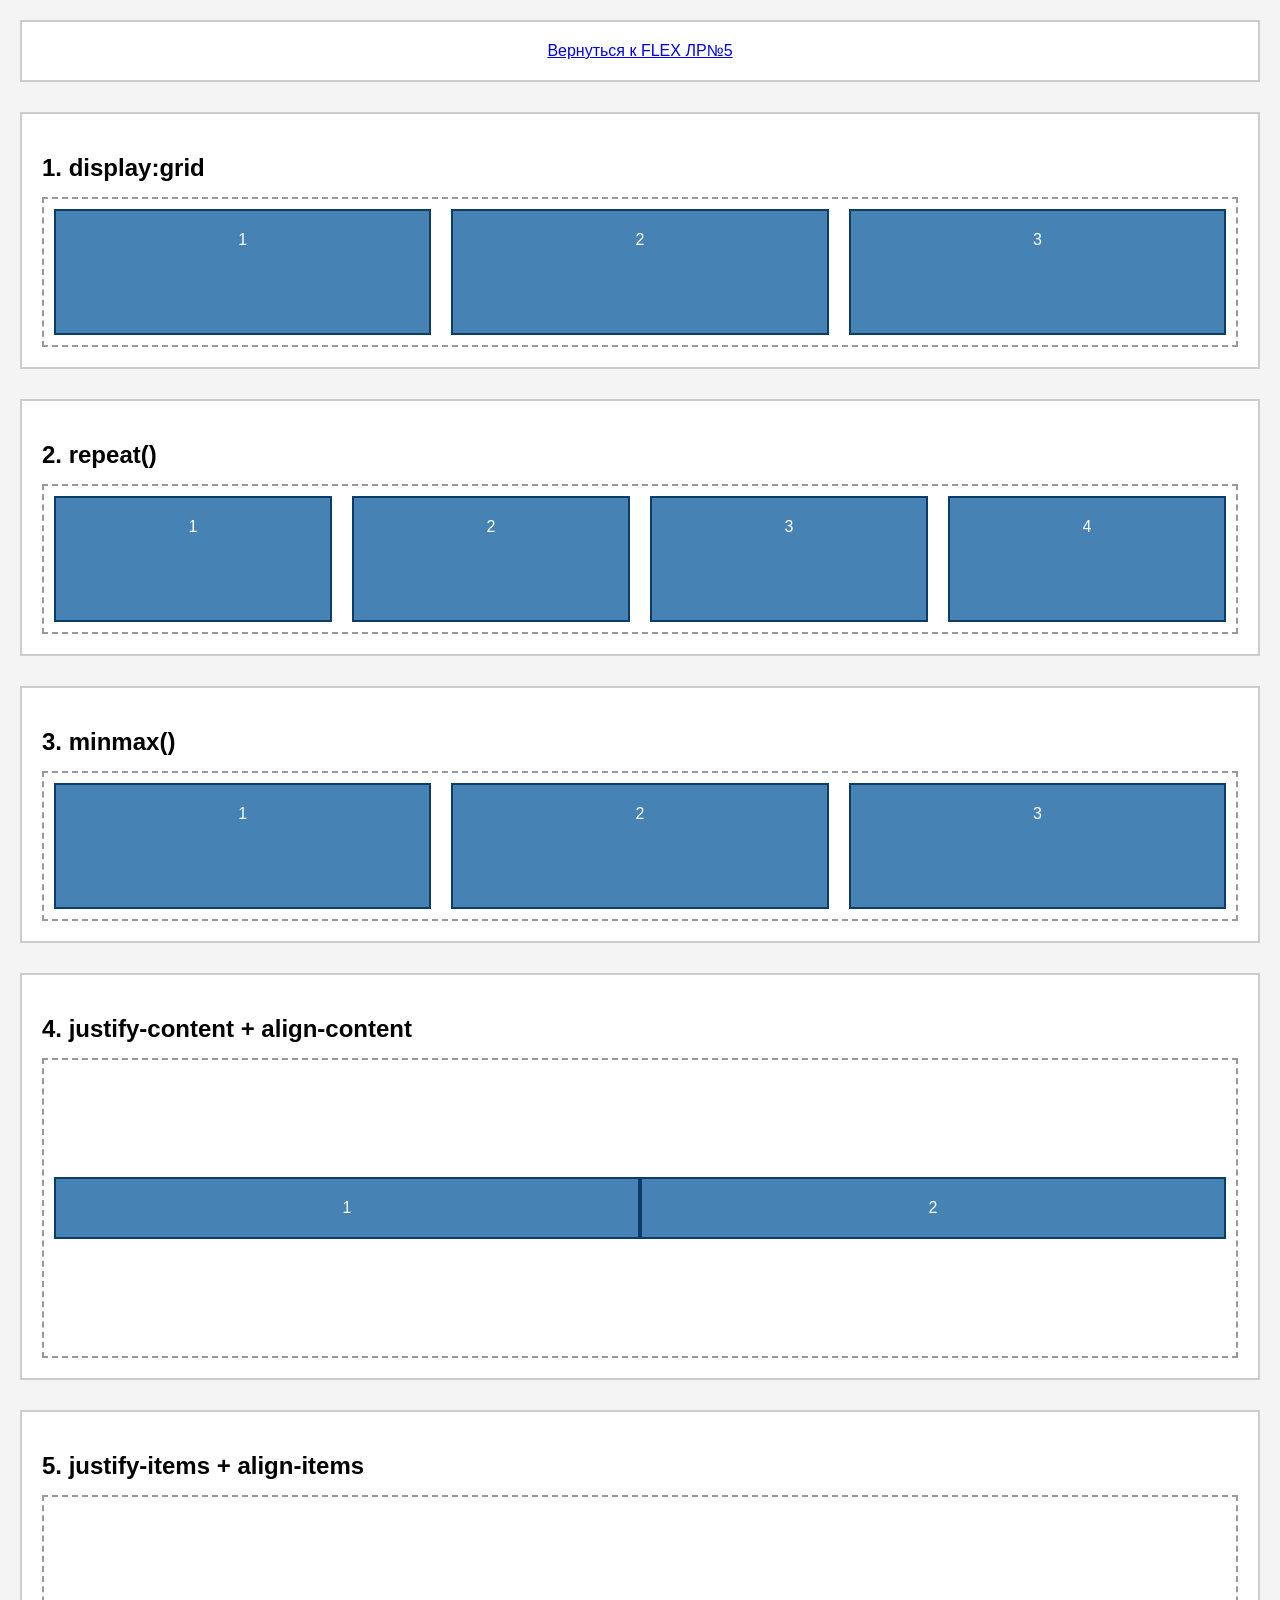
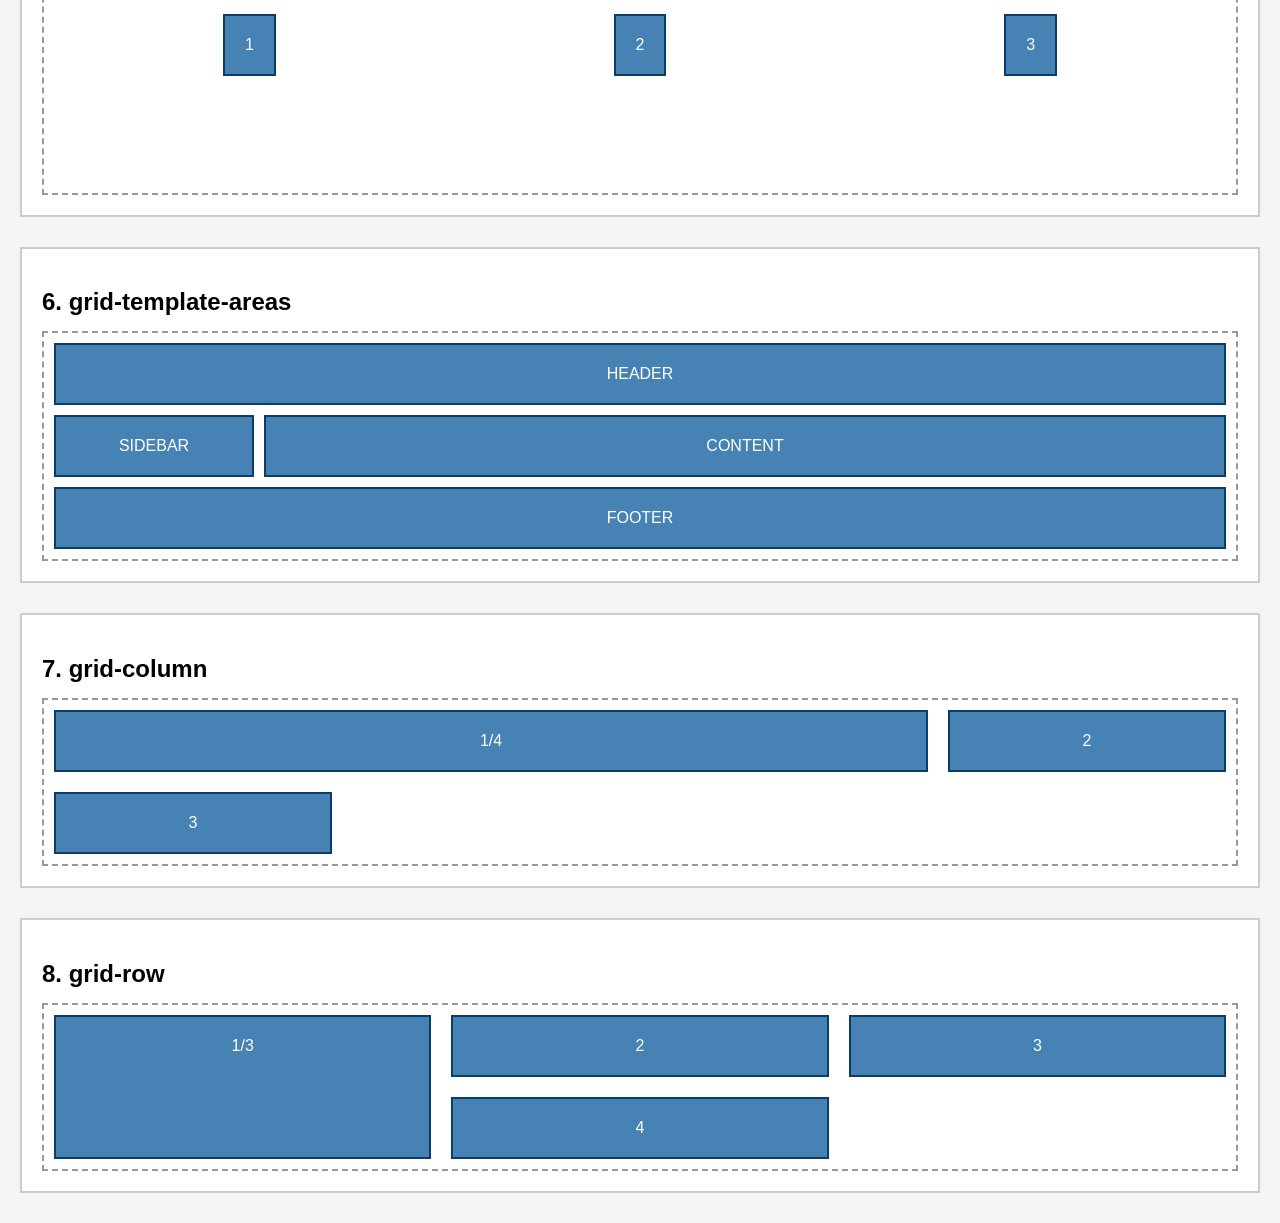
<file: лр 5-7/grid.html>
<!DOCTYPE html>
<html lang="ru">
<head>
<meta charset="UTF-8">
<title>GRID ЛР№6</title>

<style>

*{
    box-sizing:border-box;
}

body{
    font-family:Arial;
    margin:20px;
    background:#f4f4f4;
}

.section{
    background:white;
    border:2px solid #ccc;
    padding:20px;
    margin-bottom:30px;
}

h2{
    margin-bottom:15px;
}

.grid{
    display:grid;
    border:2px dashed #999;
    padding:10px;
    min-height:150px;
}

.item{
    background:steelblue;
    color:white;
    padding:20px;
    text-align:center;
    border:2px solid #0b3d66;
}

/* ГОТОВЫЕ СЕТКИ */

.grid2{
    grid-template-columns:repeat(2,1fr); /*сетка из двух колонок*/
}

.grid3{
    grid-template-columns:repeat(3,1fr); /*сетка из 3 колонок */
}

.grid4{
    grid-template-columns:repeat(4,1fr); /*сетка из 4 колонок*/
}

/* GAP */

.gap20{
    gap:20px; /*задает расстояние между элементами грид*/
}

/* ВЫРАВНИВАНИЕ */

.center{
    justify-content:center;
    align-content:center;
}

/* ВЫСОТА */

.h300{
    height:300px;
}

</style>
</head>
<body>
    <!-- КНОПКА ПЕРЕХОДА НА GRID -->
<div class="section" style="text-align:center;">

    <a href="flex.html" class="btn">
        Вернуться к FLEX ЛР№5
    </a>

</div>
  
<!-- display:grid -->  

<div class="section"> 

    <h2>1. display:grid</h2> <!-- контейнер с элементами грид-->

    <div class="grid grid3 gap20">

        <div class="item">1</div>
        <div class="item">2</div>
        <div class="item">3</div>

    </div>

</div>

  
<!-- repeat -->  

<div class="section"> 

    <h2>2. repeat()</h2> <!-- для сокращённой записи повторяющихся значений-->

    <div class="grid grid4 gap20"> <!-- грид контейнер -->

        <div class="item">1</div>
        <div class="item">2</div>
        <div class="item">3</div>
        <div class="item">4</div>

    </div>

</div>

  
<!-- minmax -->  

<div class="section">

    <h2>3. minmax()</h2>

    <div class="grid gap20"
         style="
            grid-template-columns:
            repeat(3,minmax(100px,1fr));
         ">

        <div class="item">1</div>
        <div class="item">2</div>
        <div class="item">3</div>

    </div>

</div>

  
<!-- justify-content + align-content -->  

<div class="section">

    <h2>4. justify-content + align-content</h2> <!-- заполнение определенной части контенера-->

    <div class="grid grid2 center h300">

        <div class="item">1</div>
        <div class="item">2</div>

    </div>

</div>

  
<!-- justify-items + align-items -->  

<div class="section">

    <h2>5. justify-items + align-items</h2>

    <div class="grid grid3 h300"
         style="
            justify-items:center;
            align-items:center;
         ">

        <div class="item">1</div>
        <div class="item">2</div>
        <div class="item">3</div>

    </div>

</div>

  
<!-- grid-template-areas -->  

<div class="section">

    <h2>6. grid-template-areas</h2> <!--макет сетки в виде именованных областей-->

    <div class="grid"
         style="
            grid-template-columns:200px 1fr;

            grid-template-areas:
            'header header'
            'sidebar content'
            'footer footer';

            gap:10px;
         ">

        <div class="item"
             style="grid-area:header;">
             HEADER
        </div>

        <div class="item"
             style="grid-area:sidebar;">
             SIDEBAR
        </div>

        <div class="item"
             style="grid-area:content;">
             CONTENT
        </div>

        <div class="item"
             style="grid-area:footer;">
             FOOTER
        </div>

    </div>

</div>

  
<!-- grid-column --> 

<div class="section">

    <h2>7. grid-column</h2> <!--для столбцов-->

    <div class="grid grid4 gap20">

        <div class="item"
             style="grid-column:1/4;">
             1/4
        </div>

        <div class="item">2</div>
        <div class="item">3</div>

    </div>

</div>


<!-- grid-row -->
  

<div class="section">

    <h2>8. grid-row</h2> <!--для строк-->

    <div class="grid grid3 gap20">

        <div class="item"
             style="grid-row:1/3;">
             1/3
        </div>

        <div class="item">2</div>
        <div class="item">3</div>
        <div class="item">4</div>

    </div>

</div>

</body>
</html>
</file>
<file: лр 9/style.css>
body {
    font-family: 'Segoe UI', Tahoma, Geneva, Verdana, sans-serif;
    background-color: #f8f9fa;
    color: #333;
    margin: 0;
    padding: 40px 20px;
    display: flex;
    flex-direction: column;
    align-items: center;
}

.container {
    max-width: 700px;
    width: 100%;
}

h1 {
    color: #2c3e50;
    font-size: 24px;
    margin-bottom: 30px;
    text-align: center;
    border-bottom: 2px solid #e9ecef;
    padding-bottom: 15px;
}

section {
    background: #ffffff;
    border: 1px solid #e2e8f0;
    border-radius: 8px;
    padding: 20px;
    margin-bottom: 20px;
    box-shadow: 0 2px 4px rgba(0, 0, 0, 0.02);
}

h2 {
    color: #4a5568;
    font-size: 18px;
    margin-top: 0;
    margin-bottom: 15px;
}

button {
    background-color: #4a5568;
    color: #ffffff;
    border: none;
    border-radius: 5px;
    padding: 10px 18px;
    font-size: 14px;
    font-weight: 500;
    cursor: pointer;
    transition: background-color 0.2s ease;
    margin-right: 10px;
    margin-top: 5px;
}

button:hover {
    background-color: #2d3748;
}

a.script-link {
    display: inline-block;
    color: #3182ce;
    text-decoration: none;
    font-weight: 500;
    font-size: 14px;
    margin-top: 5px;
    transition: color 0.2s ease;
}

a.script-link:hover {
    text-decoration: underline;
    color: #2b6cb0;
}
</file>
<file: ПР1/css/styles1.css>
/* ========== ОБЩИЕ СТИЛИ ========== */
* {
  margin: 0;
  padding: 0;
  box-sizing: border-box;
}

body {
  font-family: 'Segoe UI', system-ui, sans-serif;
  background-color: #1a1a1a; /* Темный фон для соответствия макету */
  color: #FFFFFF;
}

/* ========== HERO-БЛОК С ИЗОБРАЖЕНИЕМ ========== */
.hero-block {
  position: relative;
  overflow: hidden;
  min-height: 100vh;
  display: flex;
  flex-direction: column;
}

.hero-bg {
  position: absolute;
  inset: 0;
  z-index: 0;
}

.hero-bg-image {
  width: 100%;
  height: 100%;
  object-fit: cover;
  object-position: center;
}

.hero-bg-overlay {
  position: absolute;
  inset: 0;
  /* Градиент: слева 90% прозрачности (почти черный), справа 40% (картинка видна лучше) */
  background: linear-gradient(90deg, rgba(0, 0, 0, 0.9) 0%, rgba(0, 0, 0, 0.4) 100%);
  z-index: 1;
}

/* ========== ШАПКА (HEADER) ========== */
.main-header {
    position: fixed; /* Закрепляем на экране */
    top: 0;
    left: 0;
    width: 100%;
    z-index: 900; /* Поднимаем выше остальных элементов сайта */
    
    /* Добавляем размытие и легкий темный фон, чтобы контент под шапкой красиво размывался */
    background-color: rgba(26, 26, 26, 0.85); 
    backdrop-filter: blur(10px); 
    -webkit-backdrop-filter: blur(10px); /* Поддержка Safari */
    
    padding: 15px 0; /* Немного уменьшаем отступы для компактности при скролле */
    transition: background-color 0.3s ease;
}

.header-container {
    display: flex;
    justify-content: space-between; /* Расталкивает левую и правую часть по краям */
    
    /* ВОТ ЭТО СВОЙСТВО ОПУСТИТ ПРАВУЮ ЧАСТЬ НА СЕРЕДИНУ: */
    align-items: center;
    max-width: 1300px;
    margin: 0 auto;
    display: flex;
    padding: 0 10px;
    justify-content: space-between;
    align-items: center;
}

.header-left {
  display: flex;
  align-items: center;
  gap: 12px;
}

.logo-wrapper img {
  width: 230px;
  height: 30px;
}

.header-titles .brand-main {
  font-size: 24px;
  font-weight: 600;
}

.header-titles .brand-franchise {
  font-size: 14px;
  color: #ffffff;
}

.header-contacts {
    display: flex;
    align-items: center; /* Выравнивает телефон и кнопку между собой */
    gap: 20px; /* Отступ между телефоном и кнопкой */
    margin-top: 0;
}

.contact-item {
  text-decoration: none;
  display: flex;
  align-items: center;
  gap: 12px;
}

.contact-icon {
  width: 32px;
  height: 32px;
  background: #FB695A;
  border-radius: 50%;
  display: flex;
  align-items: center;
  justify-content: center;
}
.contact-text {
  color: #FFFFFF; 
  text-decoration: none;
  font-size: 16px;
  font-weight: 500;
}

/* Стилизация кнопки в шапке (кремовая со стрелкой) */
.header-btn-gradient {
  display: flex;
  align-items: center;
  justify-content: space-between; /* Распределяем текст и стрелку по краям */
  background: #FFF9F0; 
  text-decoration: none;
  border-radius: 15px; 
  height: 54px; 
  width: 300px; 
  padding: 0;
  overflow: hidden;
  transition: 0.3s;
}

.header-btn-gradient span {
  flex-grow: 1; /* Занимает всё свободное место */
  display: flex;
  align-items: center;
  justify-content: space-evenly; /* Центрируем текст внутри его области */
  height: 100%;
  color: #FB695A;
  font-weight: 600;
  font-size: 16px;
  border-right: 1px solid rgba(251, 105, 90, 0.2); /* Вертикальная линия */
}

.header-btn-gradient::after {
  content: '▶';
  display: flex;
  align-items: center;
  justify-content: center;
  color: #FB695A;
  width: 40px;
  font-size: 10px;
  background: transparent; 
}

/* ========== ГЛАВНЫЙ КОНТЕНТ ========== */
.hero-content-wrapper {
  position: relative;
  z-index: 5;
  flex-grow: 1;
  display: flex;
  align-items: center;
  padding: 60px 0;
  padding-top: 40px; 
}

.container {
  max-width: 1300px;
  margin: 0 auto;
  padding: 10px 20px;
  width: 100%;
}

.hero-features-row {
  display: grid;
  grid-template-columns: 1.2fr 0.8fr;
  gap: 80px;
  align-items: flex-start;
}

/* Левая часть текста */
.main-title {
  font-size: 85px;
  font-weight: 600;
  line-height: 1;
  margin-bottom: 10px;
}

.gradient-subtitle {
  font-size: 48px;
  font-weight: 600; 
  margin-bottom: 30px;
  display: block;
  line-height: 1.1;
  background: linear-gradient(90deg, #F57F60 0%, #FB695A 100%);
  -webkit-background-clip: text; /* Обрезает фон по форме текста */
  -webkit-text-fill-color: transparent; /* Делает сам текст прозрачным  */
  background-clip: text; 
  color: transparent; /* Резервный вариант */
}

.description {
  font-size: 22px;
  font-weight: 500; 
  max-width: 850px;
  margin-bottom: 40px;
  line-height: 1.4;
}

/* Главная оранжевая кнопка */
.btn-hero {
    height: 74px; 
    width: 100%;             /* Кнопка стремится занять всю ширину */
    max-width: 600px;        /* Но не становится больше 600px на десктопе */
    border: 1px solid #1a1a1a; 
    box-shadow: 0 4px 15px rgba(0, 0, 0, 0.4);
    display: inline-flex;    /* Чтобы работало выравнивание */
}

.btn-hero span {
    font-size: 18px;
    border-right: 1px solid rgba(0, 0, 0, 0.1);
    padding: 0 20px;         /* Добавили отступы тексту */
    flex-grow: 1;            /* Текст занимает всё место до стрелки */
    display: flex;
    align-items: center;
    justify-content: center;
}

.btn-hero::after {
    width: 70px; 
    background: rgba(0, 0, 0, 0.05)  ; /* Чуть затемненный фон для стрелки */
    font-size: 14px  ; /* Сама стрелка чуть больше */
    
}

/* Адаптивность для главной кнопки */
@media (max-width: 768px) {

    /* 1. Уменьшаем отступ от шапки до контента */
    .main-header {
        padding: 10px 0 !important; /* Делаем саму шапку уже */
    }

    .hero-content-wrapper {
        padding-top: 10px !important; /* Уменьшаем отступ сверху у блока с текстом */
    }

    /* 2. Скрываем белую кнопку «Связаться с нами» в шапке на мобилках */
    /* Она мешает и перекрывает логотип и бургер */
    .header-btn-gradient {
        display: none !important;
    }

    /* 3. Настраиваем логотип */
    .logo-wrapper img {
        width: 140px !important;
        height: auto;
    }

    /* 4. Исправляем БУРГЕР-МЕНЮ (три полоски) */
    .burger-menu {
        display: flex !important; /* Показываем его */
        flex-direction: column;
        justify-content: space-between;
        width: 30px;
        height: 20px;
        cursor: pointer;
        z-index: 100;
        margin-left: auto; /* Прижимаем к правому краю */
    }

    .burger-menu span {
        display: block;
        width: 100%;
        height: 3px;
        background-color: #FFFFFF; /* Цвет полосок — белый */
        border-radius: 3px;
        transition: 0.3s;
    }

    .mobile-menu {
        position: fixed;
        top: 0;
        right: -33%; /* Уходит вправо за край экрана */
        width: 33%;
        height: 100%;
        background-color: #1a1a1a;
        z-index: 2000;
        display: flex;
        flex-direction: column;
        padding: 40px 20px;
        transition: 0.4s ease-in-out; /* Плавное появление */
    }

    /* 2. ГЛАВНАЯ ЛОГИКА: Показываем меню, когда чекбокс нажат */
    #menu-toggle:checked ~ .mobile-menu {
        right: 0; /* Меню выезжает на экран */
    }

    /* 3. Оформление ссылок внутри мобильного меню */
    .mobile-nav-links {
        display: flex;
        flex-direction: column;
        gap: 25px;
        margin-top: 50px;
    }

    .mobile-nav-links a {
        color: #FFFFFF;
        text-decoration: none;
        font-size: 20px;
        font-weight: 500;
        border-bottom: 1px solid rgba(255,255,255,0.1);
        padding-bottom: 10px;
    }

    /* Кнопка закрытия (крестик) */
    .mobile-menu-close {
        position: absolute;
        top: 20px;
        right: 20px;
        font-size: 40px;
        color: #FB695A;
        cursor: pointer;
    }

    #menu-toggle:checked ~ .main-header .header-contacts {
    opacity: 0;
    visibility: hidden;
    transition: opacity 0.3s ease, visibility 0.3s ease;
}

    /* Убираем прокрутку сайта, когда меню открыто */
    body:has(#menu-toggle:checked) {
        overflow: hidden;
    }

    /* Скрываем контакты в шапке, если они не влезают (как на твоем скриншоте) */
    .header-contacts {
        display: none !important;
    }

    .hero-features-row {
        display: flex;
        flex-direction: column; 
        gap: 20px;
        padding-top: 10px;
    }

    .hero-text {
        display: flex;
        flex-direction: column; /* Позволяет менять порядок элементов */
    }

    .main-title { 
        font-size: 36px; /* Уменьшили размер для мобилок */
        order: 1;        /* Заголовок - первый */
    }

    .gradient-subtitle { 
        font-size: 24px; 
        margin-bottom: 20px;
        order: 2;        /* Подзаголовок - второй */
    }

    .buttons-group {
        order: 3;        /* КНОПКА ТЕПЕРЬ ТРЕТЬЯ (выше описания) */
        margin-bottom: 25px;
    }

    .description {
        font-size: 16px;
        line-height: 1.4;
        order: 4;        /* ОПИСАНИЕ ТЕПЕРЬ ЧЕТВЕРТОЕ (под кнопкой) */
        margin-bottom: 30px;
    }

    .features-grid {
        order: 5;        /* Иконки в самом низу */
        gap: 25px;
    }

    .btn-hero {
        min-width: 100% !important; /* На мобилке на всю ширину */
        height: 64px;
    }

    /* Уменьшаем шрифты в преимуществах для мобилок */
    .feature-text {
        font-size: 15px;
    }
    .orange-bg-icon {
        width: 35px;
        height: 35px;
    }
}

/* ЕДИНЫЙ СТИЛЬ ДЛЯ ВСЕХ ОРАНЖЕВЫХ КНОПОК */
.btn-gradient, 
.btn-action.orange {
    display: inline-flex;
    align-items: center;
    justify-content: space-between;
    background: linear-gradient(90deg, #f58d60 0%, #FB695A 100%);
    color: white  ;
    text-decoration: none;
    border-radius: 15px;
    height: 64px; /* Высота как у идеальной кнопки */
    min-width: 320px;
    padding: 0  ;
    overflow: hidden;
    transition: transform 0.3s ease, box-shadow 0.3s ease;
    border: none;
}

/* Текст внутри всех оранжевых кнопок */
.btn-gradient span, 
.btn-action.orange span {
    flex-grow: 1;
    display: flex;
    align-items: center;
    justify-content: center;
    height: 100%;
    padding: 0 30px;
    font-weight: 600;
    font-size: 16px;
    border-right: 1px solid rgba(255, 255, 255, 0.2); /* Линия-разделитель */
}

.btn-gradient::after, 
.btn-action.orange::after {
    content: '▶';
    width: 60px;
    height: 100%; /* Растягивается на всю высоту кнопки, превращаясь в прямоугольник */
    display: flex;
    align-items: center;
    justify-content: center;
    font-size: 10px;
    background: rgba(255, 255, 255, 0.1); /* Легкий эффект отделения правой части */
    flex-shrink: 0;
    border-radius: 0; /* Убираем любые скругления здесь */
}

/* Эффект наведения для всех */
.btn-gradient:hover, 
.btn-action.orange:hover {
    transform: translateY(-3px);
    box-shadow: 0 10px 20px rgba(251, 105, 90, 0.3);
}

/* Правая часть: Преимущества (прозрачные) */
.features-grid {
  display: flex;
  flex-direction: column;
  gap: 40px;
}

.feature-card {
  display: flex;
  align-items: flex-start;
  gap: 15px;
  background: transparent; 
  border: none;
  padding: 0;
  box-shadow: none;
}

.feature-card:hover {
    transform: translateX(10px);
    background: transparent;
}

.orange-bg-icon {
  width: 44px;
  height: 44px;
  background: transparent;
  border-radius: 8px;
  display: flex;
  align-items: center;
  justify-content: center;
  flex-shrink: 0;
}

.feature-icon-img {
  width: 35px;
  height: 35px;
  filter: none; /* Если иконки уже оранжевые */
}

.feature-text {
  font-size: 20px;
  font-weight: 500;
  color: #FFFFFF;
  line-height: 1.4;
}

/* ========== АДАПТИВНОСТЬ ========== */
@media (max-width: 1024px) {
  .hero-features-row {
    grid-template-columns: 1fr;
    gap: 50px;
  }
  .main-title { font-size: 60px; }
  .gradient-subtitle { font-size: 32px; }
  .header-contacts { display: none; }
}

/* ========== ОСНОВНОЙ КОНТЕНТ С САЙДБАРОМ ========== */
.white-bg-content {
  background: #FFFFFF;
  padding: 60px 0;
}

.main-layout {
  max-width: 1200px; 
  margin: 0 auto;
  padding: 0 20px;
  display: flex;
  align-items: flex-start; /* Сайдбар и контент выровнены по верху */
  gap: 60px; /* Фиксированный зазор между меню и контентом */
}

/* Боковое меню (Sidebar) */
.sidebar {
  width: 240px; 
  flex-shrink: 0; /* Чтобы сайдбар не сжимался */
  position: sticky;
  top: 40px;
}

.side-nav {
  display: flex;
  flex-direction: column;
  gap: 20px;
}

.side-nav a {
  text-decoration: none;
  font-size: 15px;
  color: #8D8D8D;
  border-bottom: 1px dotted #C5C5C5;
  padding-bottom: 4px;
  width: fit-content;
  transition: 0.3s;
  position: relative;
}

.side-nav a:hover {
  color: #FB695A;
}

.side-nav a.active {
  color: #FB695A;
  border-bottom: 1px dotted transparent;
  font-weight: 600;
}

.side-nav a.active::before {
  content: '▶';
  position: absolute;
  left: -20px;
  font-size: 12px;
  top: 2px;
}

/* Контентная область (Центрированная) */
.content-area {
  flex-grow: 1;
  display: flex;
  flex-direction: column;
  align-items: flex-start; /* Контент выравнивается по левому краю своей колонки */
  max-width: 800px; /* Ограничиваем ширину карточек, чтобы они не были слишком длинными */
}

/* Блок финансов (Бежевый с синим пунктиром) */
.finance-card {
   width: 100%;
  background: #FFFBF2;
  border-radius: 15px;
  padding: 40px 50px;
  margin-bottom: 60px;
}

.finance-row {
  display: flex;
  align-items: baseline;
  margin-bottom: 20px;
  font-size: 18px;
}

.finance-row:last-child { margin-bottom: 0; }

.finance-row .label {
  color: #1E1E2A;
  font-weight: 500;
}

.finance-row .dots {
  flex-grow: 1;
  border-bottom: 1px dotted #B0B0B0;
  margin: 0 10px;
}

.finance-row .value {
  color: #FB695A;
  font-weight: 700;
  text-align: right;
}

/* Секция с графиком */
.growth-section {
  width: 100%;
  max-width: 780px;
  border-radius: 8px;
  padding: 40px;
  display: flex;
  flex-direction: column;
  align-items: flex-start;
}

.section-title-left {
  font-size: 36px;
  font-weight: 700;
  line-height: 1.2;
  margin-bottom: 25px;
  color: #1E1E2A;
}

.growth-description-left {
  font-size: 17px;
  color: #5A5A66;
  margin-bottom: 35px;
  max-width: 650px;
}

/* Обёртка самого графика */
.chart-container {
  width: 100%;
  background: #FFFFFF;  
  border-radius: 24px;
  padding: 30px;
  display: flex;
  justify-content: center;
  box-shadow: 0 4px 20px rgba(0,0,0,0.03);
}

.chart-img {
  max-width: 100%;
  height: auto;
}

.chart-note-left {
  width: 100%;
  text-align: center;
  font-size: 12px;
  color: #999999;
  margin-top: 20px;
  line-height: 1.4;
}

/* ========== АДАПТИВНОСТЬ ========== */
@media (max-width: 1200px) {
  .main-layout { gap: 40px; }
  .main-title { font-size: 60px; }
  .gradient-subtitle { font-size: 40px; }
}

@media (max-width: 1024px) {
  .sidebar { display: none; } /* Скрываем боковое меню на планшетах */
  .main-layout { justify-content: center; }
  .content-area { width: 100%; }
}

@media (max-width: 768px) {
  .finance-card { padding: 30px 20px; }
  .finance-row { font-size: 16px; flex-wrap: wrap; }
  .finance-row .dots { display: none; } /* Убираем точки на мобильных для компактности */
  .finance-row .value { width: 100%; text-align: left; margin-top: 4px; }
  
  .section-title-left { font-size: 28px; }
  .growth-section { padding: 20px; }
}

/* Блок видео-презентации */
.video-presentation {
    width: 100%;
    max-width: 800px;
    border-radius: 4px;
    padding: 40px;
    margin-top: 50px; /* Отступ от предыдущего блока */
    display: flex;
    flex-direction: column;
    align-items: flex-start; /* Текст слева внутри рамки */
}

.video-title {
    font-size: 32px;
    font-weight: 700;
    line-height: 1.2;
    color: #1E1E2A;
    margin-bottom: 30px;
    text-transform: uppercase;
}

/* Контейнер для изображения с закруглением */
.video-preview-wrapper {
    position: relative;
    width: 100%;
    cursor: pointer;
    overflow: hidden;
    border-radius: 40px; /* Сильное закругление как на картинке */
}

.video-img {
    width: 100%;
    display: block;
    transition: transform 0.4s ease;
}

.video-preview-wrapper:hover .video-img {
    transform: scale(1.03); /* Эффект при наведении */
}

/* Оверлей кнопки Play (оранжевый кружок) */
.play-button-overlay {
    position: absolute;
    top: 50%;
    left: 50%;
    transform: translate(-50%, -50%);
    width: 80px;
    height: 80px;
    background: #FB695A;
    border-radius: 50%;
    display: flex;
    align-items: center;
    justify-content: center;
    box-shadow: 0 0 20px rgba(251, 105, 90, 0.5);
    z-index: 2;
}

.play-icon {
    color: white;
    font-size: 24px;
    margin-left: 5px; /* Смещение для визуальной центровки треугольника */
}

/* Подпись под видео */
.video-caption {
    width: 100%;
    text-align: center;
    font-size: 14px;
    color: #999999;
    margin-top: 20px;
}

/* Адаптивность для мобильных */
@media (max-width: 768px) {
    .video-presentation {
        padding: 20px;
    }
    .video-title {
        font-size: 24px;
    }
    .play-button-overlay {
        width: 60px;
        height: 60px;
    }
}

/* --- Секция Уверенный старт --- */
.confidence-section, .model-section {
    width: 100%;
    max-width: 800px;
    margin-top: 80px;
}

.quote-card {
    background: #FFFBF2; /* Кремовый фон */
    border-radius: 30px;
    border-left: 5px solid #FB695A; /* Оранжевая полоса слева */
    padding: 50px;
    position: relative;
    margin-top: 30px;
}

.quote-marks {
    width: 45px;
    margin-bottom: 20px;
    display: block;
}

.quote-text {
    font-size: 16px;
    line-height: 1.5;
    color: #1E1E2A;
    margin-bottom: 20px;
    font-weight: 500;
}

.author-block {
    display: flex;
    align-items: center;
    gap: 20px;
    margin-top: 40px;
}

.author-photo {
    width: 100px;
    height: 100px;
    border-radius: 50%;
    object-fit: cover;
}

.author-name {
    font-size: 18px;
    font-weight: 700;
    color: #1E1E2A;
    margin-bottom: 5px;
}

.author-post {
    font-size: 15px;
    color: #5A5A66;
    font-weight: 500;
}

/* --- Секция Бизнес-модель --- */
.model-texts {
    margin: 30px 0 40px;
}

.model-texts p {
    font-size: 15px;
    line-height: 1.6;
    color: #5A5A66;
    margin-bottom: 20px;
    font-weight: 500;
}

.stat-orange-card {
    background: #FFFBF2;
    border-radius: 30px;
    border-left: 5px solid #FB695A;
    padding: 35px 50px;
    display: flex;
    flex-direction: column;
    gap: 10px;
}

.stat-num {
    font-size: 48px;
    font-weight: 700;
    color: #FB695A;
}

.stat-text {
    font-size: 15px;
    color: #1E1E2A;
    font-weight: 500;
    max-width: 500px;
}

/* Адаптивность */
@media (max-width: 768px) {
    .quote-card, .stat-orange-card {
        padding: 30px 20px;
    }
    .author-block {
        flex-direction: column;
        align-items: flex-start;
    }
    .stat-num {
        font-size: 36px;
    }
}

/* --- Секция Карта --- */
.map-section {
    width: 100%;
    max-width: 800px;
    margin-top: 60px;
}

.map-wrapper {
    width: 100%;
    border-radius: 40px; /* Сильное закругление углов как на макете */
    overflow: hidden;
    box-shadow: 0 10px 40px rgba(0, 0, 0, 0.05);
}

.map-image {
    width: 100%;
    display: block;
}

.map-caption {
    width: 100%;
    text-align: center;
    font-size: 14px;
    color: #999999;
    margin-top: 20px;
    font-weight: 500;
}

/* --- Секция Бизнес-план --- */
.business-plan-section {
    width: 100%;
    max-width: 800px;
    margin-top: 60px;
    padding-bottom: 20px; /* Отступ в конце блока */
}

.plan-description {
    font-size: 16px;
    line-height: 1.6;
    color: #5A5A66;
    margin: 20px 0 30px;
    font-weight: 500;
}

.plan-button-wrapper {
    display: flex;
    justify-content: center; /* Центрируем кнопку по горизонтали */
    width: 100%;
}

/* Адаптивность */
@media (max-width: 768px) {
    .map-wrapper {
        border-radius: 20px;
    }
    .plan-description {
        font-size: 14px;
    }
    .btn-gradient {
        width: 100%; /* На мобильных кнопка на всю ширину */
        min-width: unset;
    }
}

/* --- Секция Финмодель --- */
.fin-model-section {
    width: 100%;
    max-width: 800px;
    margin-top: 0px; /* Убрали отступ сверху совсем, так как кнопка уже имеет свой отступ */
    margin-bottom: 60px;
}

.fin-model-wrapper {
    width: 100%;
    border-radius: 40px; /* Скругление как у карты и видео */
    overflow: hidden;
    background: #fff;
    box-shadow: 0 10px 40px rgba(0, 0, 0, 0.05); /* Легкая тень, чтобы таблица выделялась */
    border: 1px solid #f0f0f0; /* Тонкая рамка вокруг скриншота таблицы */
}

.fin-model-image {
    width: 100%;
    display: block;
}

.fin-model-caption {
    width: 100%;
    text-align: center;
    font-size: 14px;
    color: #999999;
    margin-top: 25px;
    line-height: 1.5;
    max-width: 650px;
    margin-left: auto;
    margin-right: auto;
}

/* Адаптивность */
@media (max-width: 768px) {
    .fin-model-wrapper {
        border-radius: 20px;
    }
    .fin-model-caption {
        font-size: 13px;
        padding: 0 15px;
    }
}

/* --- Секция Форматы (Фиксированные размеры) --- */
.formats-section {
    width: 100%;
    /* Увеличиваем макс. ширину секции, чтобы влезли карточки 920px */
    max-width: 920px; 
    margin-top: 80px;
    margin-left: auto;
    margin-right: auto;
}

.formats-container {
    display: flex;
    flex-direction: column;
    gap: 30px;
    margin-top: 40px;
}

.format-card {
    display: flex;
    /* Устанавливаем строгие размеры карточки */
    width: 920px;
    height: 340px;
    background: #FFFFFF;
    border: 1px solid #EAEAEA;
    border-radius: 30px;
    overflow: hidden;
    transition: transform 0.3s ease, box-shadow 0.3s ease;
}

.format-card:hover {
    transform: translateY(-5px);
    box-shadow: 0 10px 30px rgba(0,0,0,0.05);
}

/* Фиксируем размер блока с картинкой */
.format-image {
    flex: 0 0 460px; /* Ширина ровно 460px, не сжимается */
    height: 340px;
}

.format-image img {
    width: 100%;
    height: 100%;
    object-fit: cover; /* Картинка заполняет область 460x340 без искажений */
    display: block;
}

/* Фиксируем размер блока с текстом */
.format-info {
    flex: 0 0 460px; /* Ширина ровно 460px */
    height: 340px;
    padding: 40px;
    display: flex;
    flex-direction: column;
    justify-content: center; /* Центрируем контент по вертикали */
}

.format-info h3 {
    font-size: 24px;
    font-weight: 700;
    margin-bottom: 12px;
    color: #1E1E2A;
}

.title-with-badge {
    display: flex;
    align-items: center;
    gap: 15px;
    margin-bottom: 12px;
}

.title-with-badge h3 { margin-bottom: 0; }

.badge-new {
    background: #FB695A;
    color: white;
    font-size: 12px;
    font-weight: 700;
    padding: 4px 12px;
    border-radius: 8px;
    text-transform: uppercase;
}

.format-description {
    font-size: 15px;
    line-height: 1.45;
    color: #8D8D8D;
    margin-bottom: 25px;
}

.format-metrics {
    display: flex;
    gap: 40px;
}

.metric-item {
    display: flex;
    flex-direction: column;
    gap: 4px;
}

.metric-label {
    font-size: 14px;
    color: #1E1E2A;
    font-weight: 500;
}

.metric-value {
    font-size: 22px; /* Чуть увеличил для акцента */
    font-weight: 700;
    color: #FB695A;
}

.formats-btn-wrapper {
    display: flex;
    justify-content: center;
    margin-top: 50px;
    padding-bottom: 60px;
}

/* Адаптивность: чтобы на маленьких экранах карточки не ломали верстку */
@media (max-width: 960px) {
    .format-card {
        width: 100%; /* На планшетах переходим на 100% ширины */
        height: auto; /* Высота становится автоматической */
        flex-direction: column;
    }
    .format-image, .format-info {
        flex: 0 0 auto;
        width: 100%;
        height: auto;
    }
    .format-image {
        height: 250px; /* Фиксируем высоту картинки на мобилках */
    }
}
/* --- Секция Продвижение бренда --- */
.promotion-section {
    width: 100%;
    max-width: 920px; /* Соответствует ширине карточек форматов */
    margin-top: 80px;
    margin-left: auto;
    margin-right: auto;
}

.promo-description {
    font-size: 16px;
    line-height: 1.6;
    color: #5A5A66;
    margin-bottom: 30px;
    font-weight: 500;
}

/* Сетка соцсетей (2 колонки) */
.social-grid {
    display: grid;
    grid-template-columns: 1fr 1fr;
    gap: 30px;
    margin-bottom: 50px;
}

.social-item img {
    width: 100%;
    height: auto;
    display: block;
    border-radius: 20px; /* Легкое скругление для скриншотов соцсетей */
}

/* Блок мобильного приложения */
.mobile-app-wrapper {
    width: 100%;
    border-radius: 40px; /* Большое скругление как у карты и видео */
    overflow: hidden;
    margin-top: 20px;
}

.mobile-app-img {
    width: 100%;
    display: block;
}

/* Адаптивность */
@media (max-width: 768px) {
    .social-grid {
        grid-template-columns: 1fr; /* На мобильных соцсети в одну колонку */
        gap: 20px;
    }
    .promotion-section {
        padding: 0 15px;
    }
    .mobile-app-wrapper {
        border-radius: 20px;
    }
}

/* --- Секция Отзывы --- */
.reviews-section {
    width: 100%;
    max-width: 920px;
    margin: 80px auto;
}

.reviews-intro {
    font-size: 15px;
    color: #8D8D8D;
    line-height: 1.5;
    margin-bottom: 40px;
    max-width: 750px;
}

.reviews-grid {
    display: grid;
    grid-template-columns: 1fr 1fr;
    gap: 40px 60px; /* Отступы между колонками и рядами */
}

.reviews-grid.show-all .hidden-review {
    display: flex;
}

/* Скрытые элементы по умолчанию */
.hidden-review {
    display: none;
}

.review-item {
    display: flex;
    flex-direction: column;
}

.review-video {
    position: relative;
    width: 420px;
    height: 220px;
    border-radius: 20px;
    overflow: hidden;
    margin-bottom: 20px;
    cursor: pointer;
}

.review-video img {
    width: 100%;
    height: 100%;
    object-fit: cover;
}
/* Плавное появление для новых отзывов */
.review-item {
    display: flex;
    flex-direction: column;
    opacity: 1;
    transition: opacity 0.5s ease;
}

.review-item img {
    display: block;
    width: 100%;
    height: 100%;
    object-fit: cover;
}

/* Это скроет отзывы изначально */
.hidden-review {
    display: none;
}

/* Кнопка Play (стиль Youtube) */
.youtube-play {
    position: absolute;
    top: 50%;
    left: 50%;
    transform: translate(-50%, -50%);
    width: 68px;
    height: 48px;
    background: rgba(255, 0, 0, 0.9);
    border-radius: 12px;
    display: flex;
    align-items: center;
    justify-content: center;
    transition: 0.3s;
}

.youtube-play::after {
    content: '';
    border-style: solid;
    border-width: 10px 0 10px 18px;
    border-color: transparent transparent transparent white;
}

.review-video:hover .youtube-play {
    background: #ff0000;
    transform: translate(-50%, -50%) scale(1.1);
}

.review-quote {
    font-size: 20px;
    font-weight: 700;
    color: #1E1E2A;
    margin-bottom: 12px;
    line-height: 1.3;
}

.review-author {
    font-size: 14px;
    color: #5A5A66;
    margin-bottom: 4px;
}

.review-meta {
    font-size: 13px;
    color: #B0B0B0;
}

/* Кнопка Показать еще */
.show-more-wrapper {
    margin-top: 40px;
    text-align: center;
}

.show-more-link {
    background: none;
    border: none;
    border-bottom: 1px dotted #8D8D8D;
    color: #8D8D8D;
    font-size: 16px;
    cursor: pointer;
    padding-bottom: 2px;
    transition: 0.3s;
}

.show-more-link:hover {
    color: #FB695A;
    border-bottom-color: #FB695A;
}

.arrow-down {
    font-size: 10px;
    margin-left: 5px;
}

/* Адаптивность */
@media (max-width: 900px) {
    .reviews-grid {
        grid-template-columns: 1fr;
        justify-items: center;
    }
    .review-video {
        width: 100%;
        max-width: 420px;
    }
}

/* --- FOOTER --- */
.footer {
    position: relative;
    background-size: cover;
    background-position: center;
    color: white;
    padding: 100px 0 40px 0;
    font-family: Arial, sans-serif;
}

/* Затемнение фона */
.footer::before {
    content: '';
    position: absolute;
    top: 0; left: 0; right: 0; bottom: 0;
    /* 
       radial-gradient создает эффект виньетки:
       center: rgba(0,0,0,0.2) — почти прозрачный центр (фото яркое)
       edges: rgba(0,0,0,0.9) — сильное затемнение к краям
    */
    background: radial-gradient(circle, rgba(0, 0, 0, 0.1) 20%, rgba(0, 0, 0, 0.85) 100%);
    z-index: 1;
}

.footer-container {
    position: relative;
    z-index: 2;
    max-width: 1200px;
    margin: 0 auto;
    padding: 0 20px;
}

.footer-subscription {
    display: flex;
    justify-content: space-between;
    align-items: flex-start; /* Выравнивание по верхнему краю */
    gap: 40px;
}

.footer-title {
    flex: 0 0 450px; /* Фиксированная ширина для текста слева */
    font-size: 28px;
    font-weight: 700;
    line-height: 1.2;
    margin: 0;
}

.footer-form-container {
    flex: 1;
    max-width: 600px; /* Ограничиваем общую ширину формы */
    display: flex;
    flex-direction: column; /* Ставим дисклеймер ПОД форму */
    gap: 15px; /* Расстояние между формой и текстом внизу */
}

.footer-form {
    display: flex;
    width: 100%;
}

.footer-form input {
    flex: 1;
    padding: 18px 25px;
    border: none;
    border-radius: 10px;
    font-size: 16px;
    background: white;
}

.footer-btn {
    background-color: #FB695A;
    color: white;
    border: none;
    padding: 0 0 0 25px;
    border-radius: 15px;
    cursor: pointer;
    font-size: 16px;
    display: flex;
    align-items: center;
    transition: 0.3s;
}

.footer-btn:hover {
    background-color: #e05a4d;
}

.btn-arrow {
    background: rgba(255, 255, 255, 0.2);
    padding: 20px 15px;
    margin-left: 20px;
    border-radius: 0 10px 10px 0;
    font-size: 12px;
}

.footer-disclaimer {
     font-size: 13px;
    color: #FFFFFF;
    opacity: 0.8;
    margin: 0;
    padding-left: 5px;
}

.footer-disclaimer a {
    color: #FB695A;
    text-decoration: none;
    border-bottom: 1px solid transparent;
}

.footer-disclaimer a:hover {
    border-bottom-color: #FB695A;
}

.footer-divider {
    height: 3px;
    background: rgba(255, 255, 255, 0.1);
    margin: 30px;
}

.footer-bottom {
    display: flex;
    justify-content: space-between;
    align-items: center; /* Центрируем по вертикали все три блока */
    font-size: 10px;
    color: #ffffff;
}

.footer-socials {
    display: flex;
    flex-direction: column; /* Контейнер всё еще колонка, чтобы текст был ПОД иконками */
    align-items: center;
    gap: 10px;
    color: #FB695A;
}

.footer-socials .links {
    display: flex;
    gap: 10px;
}
.social-icons-row {
    display: flex;
    flex-direction: row; /* Иконки в ряд */
    gap: 15px;
    align-items: center;
}

.footer-socials img {
    width: 30px; /* Размер иконок как на макете */
    height: auto;
    transition: 0.3s;
}

.footer-socials img:hover {
    transform: scale(1.1);
}

.policy-link-footer {
    color: #FB695A;
    text-decoration: none;
    font-size: 11px;
    transition: 0.3s;
}
.policy-link-footer:hover {
    color: #FB695A;
}

.policy-link-mobile a {
    color: #999;
    text-decoration: none;
    font-size: 11px;
    margin-top: 5px;
    display: block;
}

/* --- МОДАЛЬНОЕ ОКНО --- */
.modal-overlay {
    position: fixed;
    top: 0; left: 0; width: 100%; height: 100%;
    background: rgba(0,0,0,0.8);
    display: none; /* Скрыто по умолчанию */
    justify-content: center;
    align-items: center;
    z-index: 1000;
}

.modal-content {
    background: white;
    padding: 40px;
    border-radius: 20px;
    text-align: center;
    max-width: 400px;
    width: 90%;
    position: relative;
    color: #333;
}

.modal-icon {
    width: 60px;
    height: 60px;
    background: #4CAF50;
    color: white;
    border-radius: 50%;
    font-size: 30px;
    line-height: 60px;
    margin: 0 auto 20px;
}

.close-modal {
    position: absolute;
    top: 15px; right: 20px;
    font-size: 24px;
    cursor: pointer;
    color: #999;
}

.modal-btn {
    margin-top: 20px;
    padding: 10px 40px;
    background: #FB695A;
    color: white;
    border: none;
    border-radius: 5px;
    cursor: pointer;
}

/* Адаптивность */
@media (max-width: 768px) {
    .footer-subscription { flex-direction: column; text-align: center; }
    .footer-form { flex-direction: column; gap: 10px; width: 100%; }
    .footer-form input, .footer-btn { border-radius: 10px; }
    .footer-bottom { flex-direction: column; gap: 20px; text-align: center; }
}
@media (max-width: 900px) {
    .footer-bottom {
        flex-direction: column;
        gap: 30px;
        text-align: center;
    }
}
@media (max-width: 1100px) {
    .footer-subscription {
        flex-direction: column;
        align-items: center;
        text-align: center;
    }
    .footer-title {
        flex: 0 0 auto;
        max-width: 100%;
    }
    .footer-form-container {
        width: 100%;
    }
}

/* --- Блок выбора действия --- */
.callback-selection {
    width: 100%;
    max-width: 920px;
    margin: 80px auto;
    padding: 0 20px;
}

.callback-title {
    font-size: 36px;
    font-weight: 700;
    color: #1E1E2A;
    line-height: 1.2;
    margin-bottom: 25px;
    max-width: 600px;
}

.callback-text {
    font-size: 18px;
    color: #8D8D8D;
    line-height: 1.4;
    margin-bottom: 45px;
    max-width: 750px;
}

.callback-buttons {
    display: flex;
    gap: 30px;
    flex-wrap: wrap; /* Чтобы на мобилках кнопки встали друг под другом */
}

/* Общий стиль для обеих кнопок */
.btn-action {
    display: flex;
    align-items: center;
    text-decoration: none;
    height: 64px;
    border-radius: 15px;
    overflow: hidden;
    transition: 0.3s;
    min-width: 320px;
}

.btn-action span {
    flex-grow: 1;
    padding: 0 30px;
    font-weight: 600;
    font-size: 16px;
    display: flex;
    align-items: center;
    justify-content: center;
    height: 100%;
}

.btn-action::after {
    content: '▶';
    width: 60px;
    height: 100%;
    display: flex;
    align-items: center;
    justify-content: center;
    font-size: 12px;
}

/* Оранжевая кнопка */
/* .btn-action.orange {
    background: linear-gradient(90deg, #F57F60 0%, #FB695A 100%);
    color: white;
} */

.btn-action.orange span {
    border-right: 1px solid rgba(255, 255, 255, 0.2);
}

.btn-action.orange:hover {
    transform: translateY(-3px);
    box-shadow: 0 10px 20px rgba(251, 105, 90, 0.3);
}

/* Кремовая кнопка */
.btn-action.cream {
    background: #FFF9F0;
    color: #FB695A;
    border: 1px solid #FFF1DB; /* Легкая рамка для четкости */
}

.btn-action.cream span {
    border-right: 1px solid rgba(251, 105, 90, 0.1);
}

.btn-action.cream:hover {
    background: #FFF2E0;
    transform: translateY(-3px);
}

/* Адаптивность */
@media (max-width: 768px) {
    .callback-title { font-size: 28px; }
    .btn-action { width: 100%; min-width: unset; }
    .callback-buttons { gap: 15px; }
}
</file>
